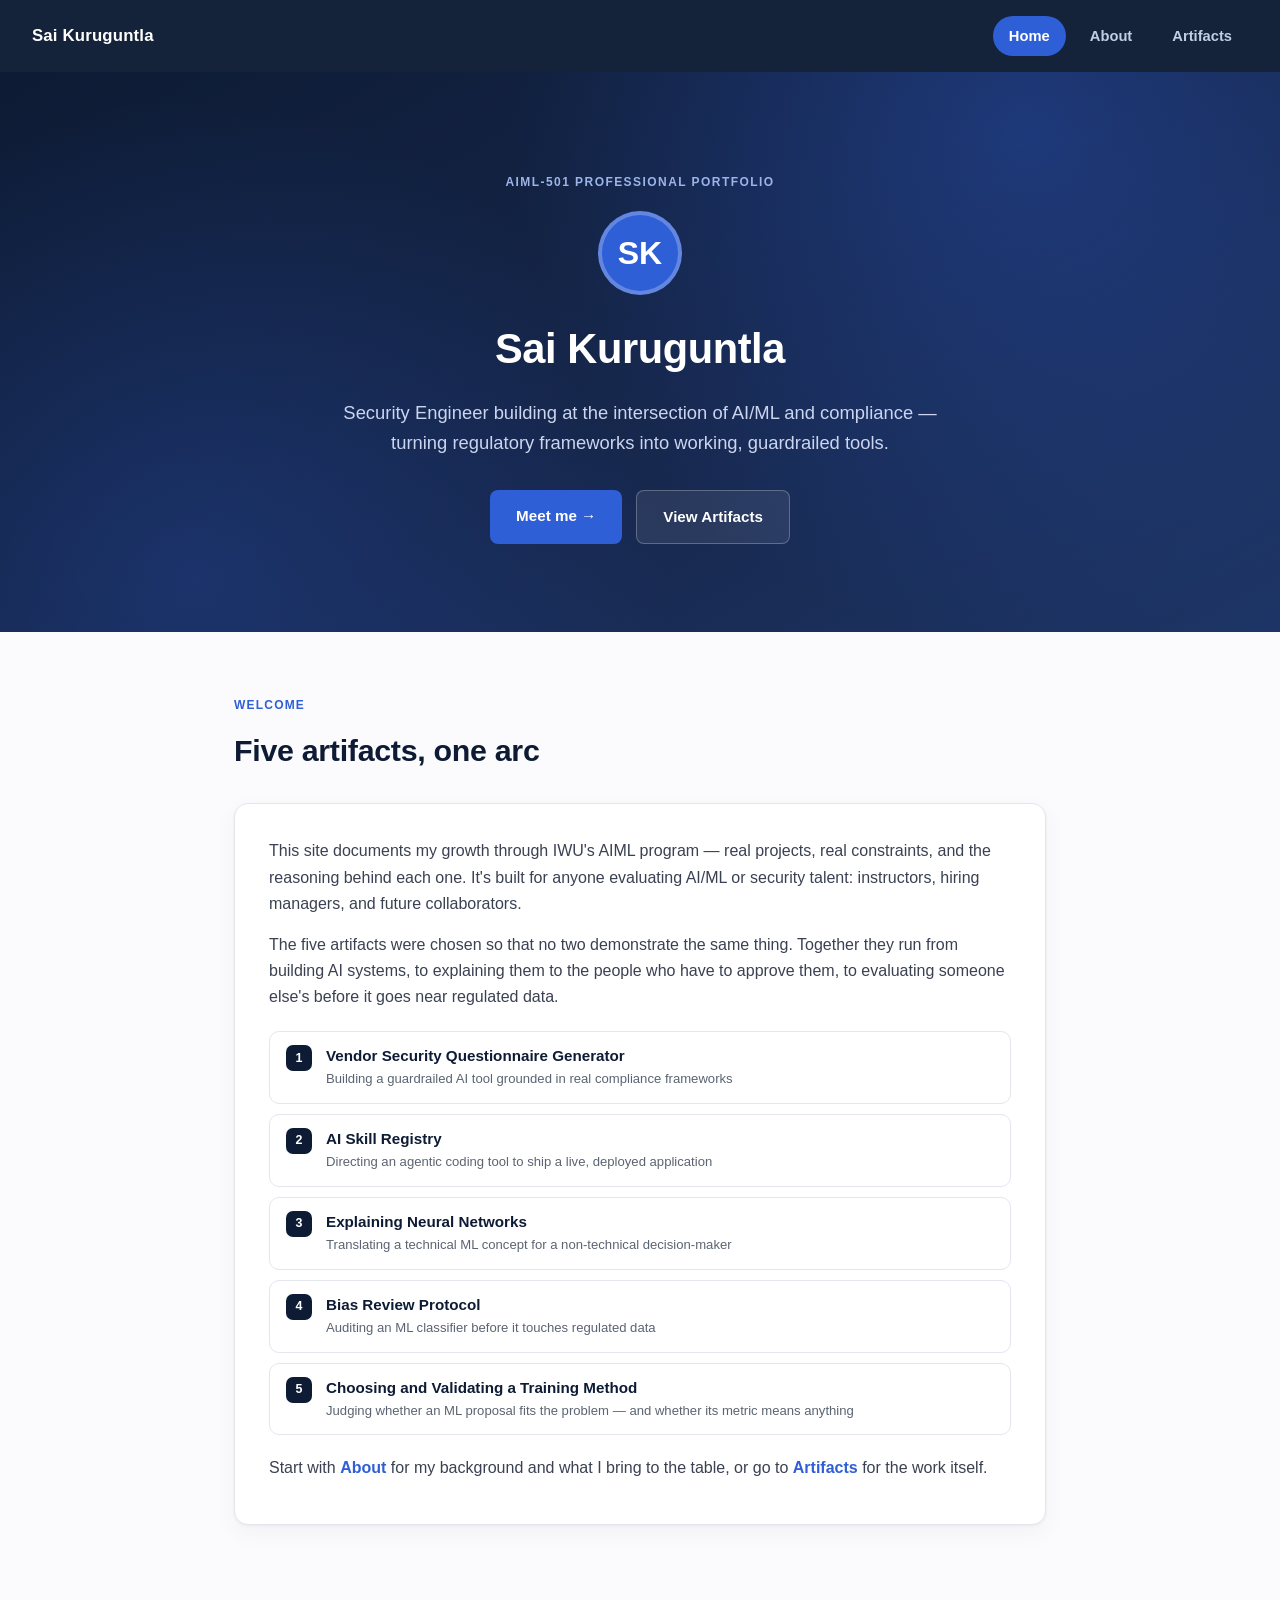
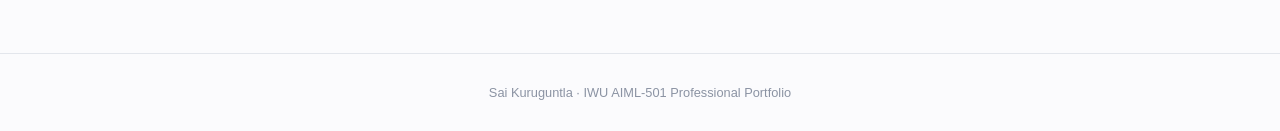
<file: index.html>
<!DOCTYPE html>
<html lang="en">
<head>
<meta charset="UTF-8">
<meta name="viewport" content="width=device-width, initial-scale=1">
<title>Sai Kuruguntla — Professional Portfolio</title>
<link rel="stylesheet" href="styles.css">
</head>
<body>

<nav class="site-nav">
  <a href="index.html" class="brand">Sai Kuruguntla</a>
  <div class="links">
    <a href="index.html" class="nav-link active">Home</a>
    <a href="about.html" class="nav-link">About</a>
    <a href="artifacts.html" class="nav-link">Artifacts</a>
  </div>
</nav>

<div class="hero">
  <span class="eyebrow">AIML-501 Professional Portfolio</span>
  <div class="avatar-badge">SK</div>
  <h1>Sai Kuruguntla</h1>
  <p class="lede">Security Engineer building at the intersection of AI/ML and compliance — turning regulatory frameworks into working, guardrailed tools.</p>
  <div class="hero-ctas">
    <a href="about.html" class="btn btn-primary">Meet me →</a>
    <a href="artifacts.html" class="btn btn-ghost">View Artifacts</a>
  </div>
</div>

<main>
  <div class="section-label">Welcome</div>
  <h2 class="section-title">Five artifacts, one arc</h2>
  <div class="card">
    <p>This site documents my growth through IWU's AIML program — real projects, real constraints, and the reasoning behind each one. It's built for anyone evaluating AI/ML or security talent: instructors, hiring managers, and future collaborators.</p>
    <p>The five artifacts were chosen so that no two demonstrate the same thing. Together they run from building AI systems, to explaining them to the people who have to approve them, to evaluating someone else's before it goes near regulated data.</p>

    <div class="index-list" style="margin-top:20px;">
      <a class="index-item" href="artifacts.html#artifact-1">
        <span class="index-num">1</span>
        <span class="index-text"><strong>Vendor Security Questionnaire Generator</strong><span>Building a guardrailed AI tool grounded in real compliance frameworks</span></span>
      </a>
      <a class="index-item" href="artifacts.html#artifact-2">
        <span class="index-num">2</span>
        <span class="index-text"><strong>AI Skill Registry</strong><span>Directing an agentic coding tool to ship a live, deployed application</span></span>
      </a>
      <a class="index-item" href="artifacts.html#artifact-3">
        <span class="index-num">3</span>
        <span class="index-text"><strong>Explaining Neural Networks</strong><span>Translating a technical ML concept for a non-technical decision-maker</span></span>
      </a>
      <a class="index-item" href="artifacts.html#artifact-4">
        <span class="index-num">4</span>
        <span class="index-text"><strong>Bias Review Protocol</strong><span>Auditing an ML classifier before it touches regulated data</span></span>
      </a>
      <a class="index-item" href="artifacts.html#artifact-5">
        <span class="index-num">5</span>
        <span class="index-text"><strong>Choosing and Validating a Training Method</strong><span>Judging whether an ML proposal fits the problem — and whether its metric means anything</span></span>
      </a>
    </div>

    <p style="margin-top:20px;">Start with <a href="about.html" class="cta-link">About</a> for my background and what I bring to the table, or go to <a href="artifacts.html" class="cta-link">Artifacts</a> for the work itself.</p>
  </div>
</main>

<footer class="site-footer">Sai Kuruguntla · IWU AIML-501 Professional Portfolio</footer>

</body>
</html>
</file>
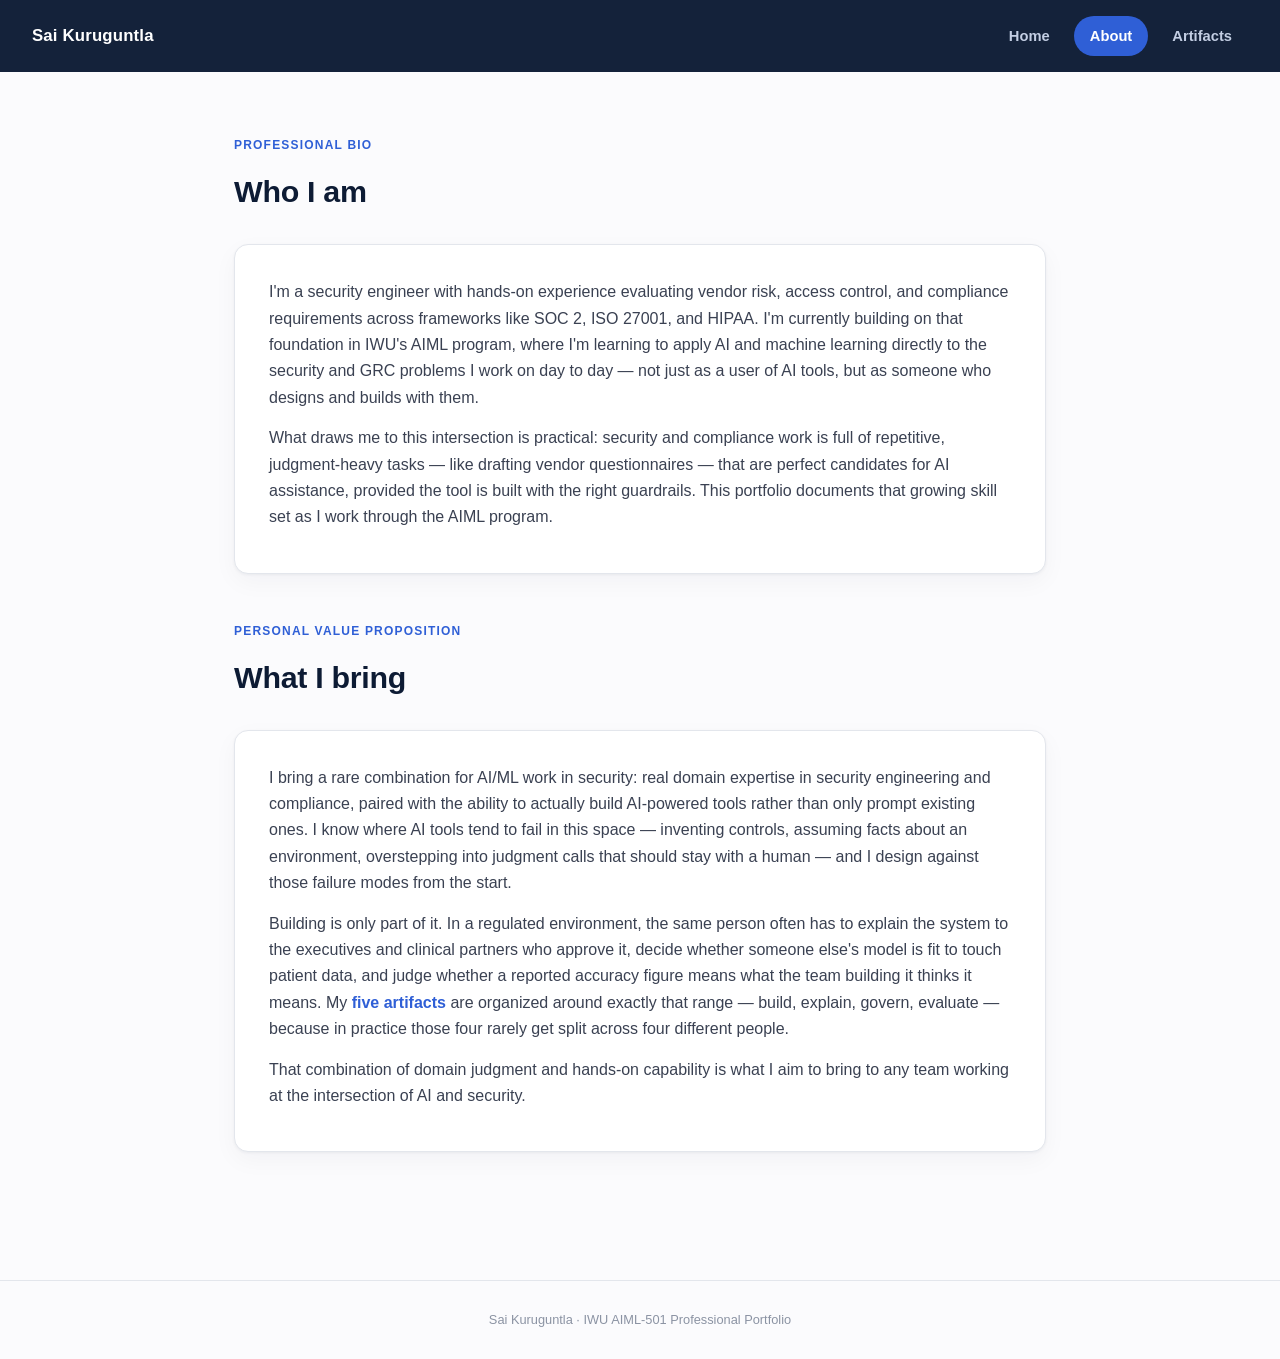
<file: about.html>
<!DOCTYPE html>
<html lang="en">
<head>
<meta charset="UTF-8">
<meta name="viewport" content="width=device-width, initial-scale=1">
<title>About — Sai Kuruguntla</title>
<link rel="stylesheet" href="styles.css">
</head>
<body>

<nav class="site-nav">
  <a href="index.html" class="brand">Sai Kuruguntla</a>
  <div class="links">
    <a href="index.html" class="nav-link">Home</a>
    <a href="about.html" class="nav-link active">About</a>
    <a href="artifacts.html" class="nav-link">Artifacts</a>
  </div>
</nav>

<main>
  <div class="section-label">Professional Bio</div>
  <h2 class="section-title">Who I am</h2>
  <div class="card">
    <p>I'm a security engineer with hands-on experience evaluating vendor risk, access control, and compliance requirements across frameworks like SOC 2, ISO 27001, and HIPAA. I'm currently building on that foundation in IWU's AIML program, where I'm learning to apply AI and machine learning directly to the security and GRC problems I work on day to day — not just as a user of AI tools, but as someone who designs and builds with them.</p>
    <p>What draws me to this intersection is practical: security and compliance work is full of repetitive, judgment-heavy tasks — like drafting vendor questionnaires — that are perfect candidates for AI assistance, provided the tool is built with the right guardrails. This portfolio documents that growing skill set as I work through the AIML program.</p>
  </div>

  <div class="section-label" style="margin-top:48px;">Personal Value Proposition</div>
  <h2 class="section-title">What I bring</h2>
  <div class="card">
    <p>I bring a rare combination for AI/ML work in security: real domain expertise in security engineering and compliance, paired with the ability to actually build AI-powered tools rather than only prompt existing ones. I know where AI tools tend to fail in this space — inventing controls, assuming facts about an environment, overstepping into judgment calls that should stay with a human — and I design against those failure modes from the start.</p>
    <p>Building is only part of it. In a regulated environment, the same person often has to explain the system to the executives and clinical partners who approve it, decide whether someone else's model is fit to touch patient data, and judge whether a reported accuracy figure means what the team building it thinks it means. My <a href="artifacts.html" class="cta-link">five artifacts</a> are organized around exactly that range — build, explain, govern, evaluate — because in practice those four rarely get split across four different people.</p>
    <p>That combination of domain judgment and hands-on capability is what I aim to bring to any team working at the intersection of AI and security.</p>
  </div>
</main>

<footer class="site-footer">Sai Kuruguntla · IWU AIML-501 Professional Portfolio</footer>

</body>
</html>
</file>
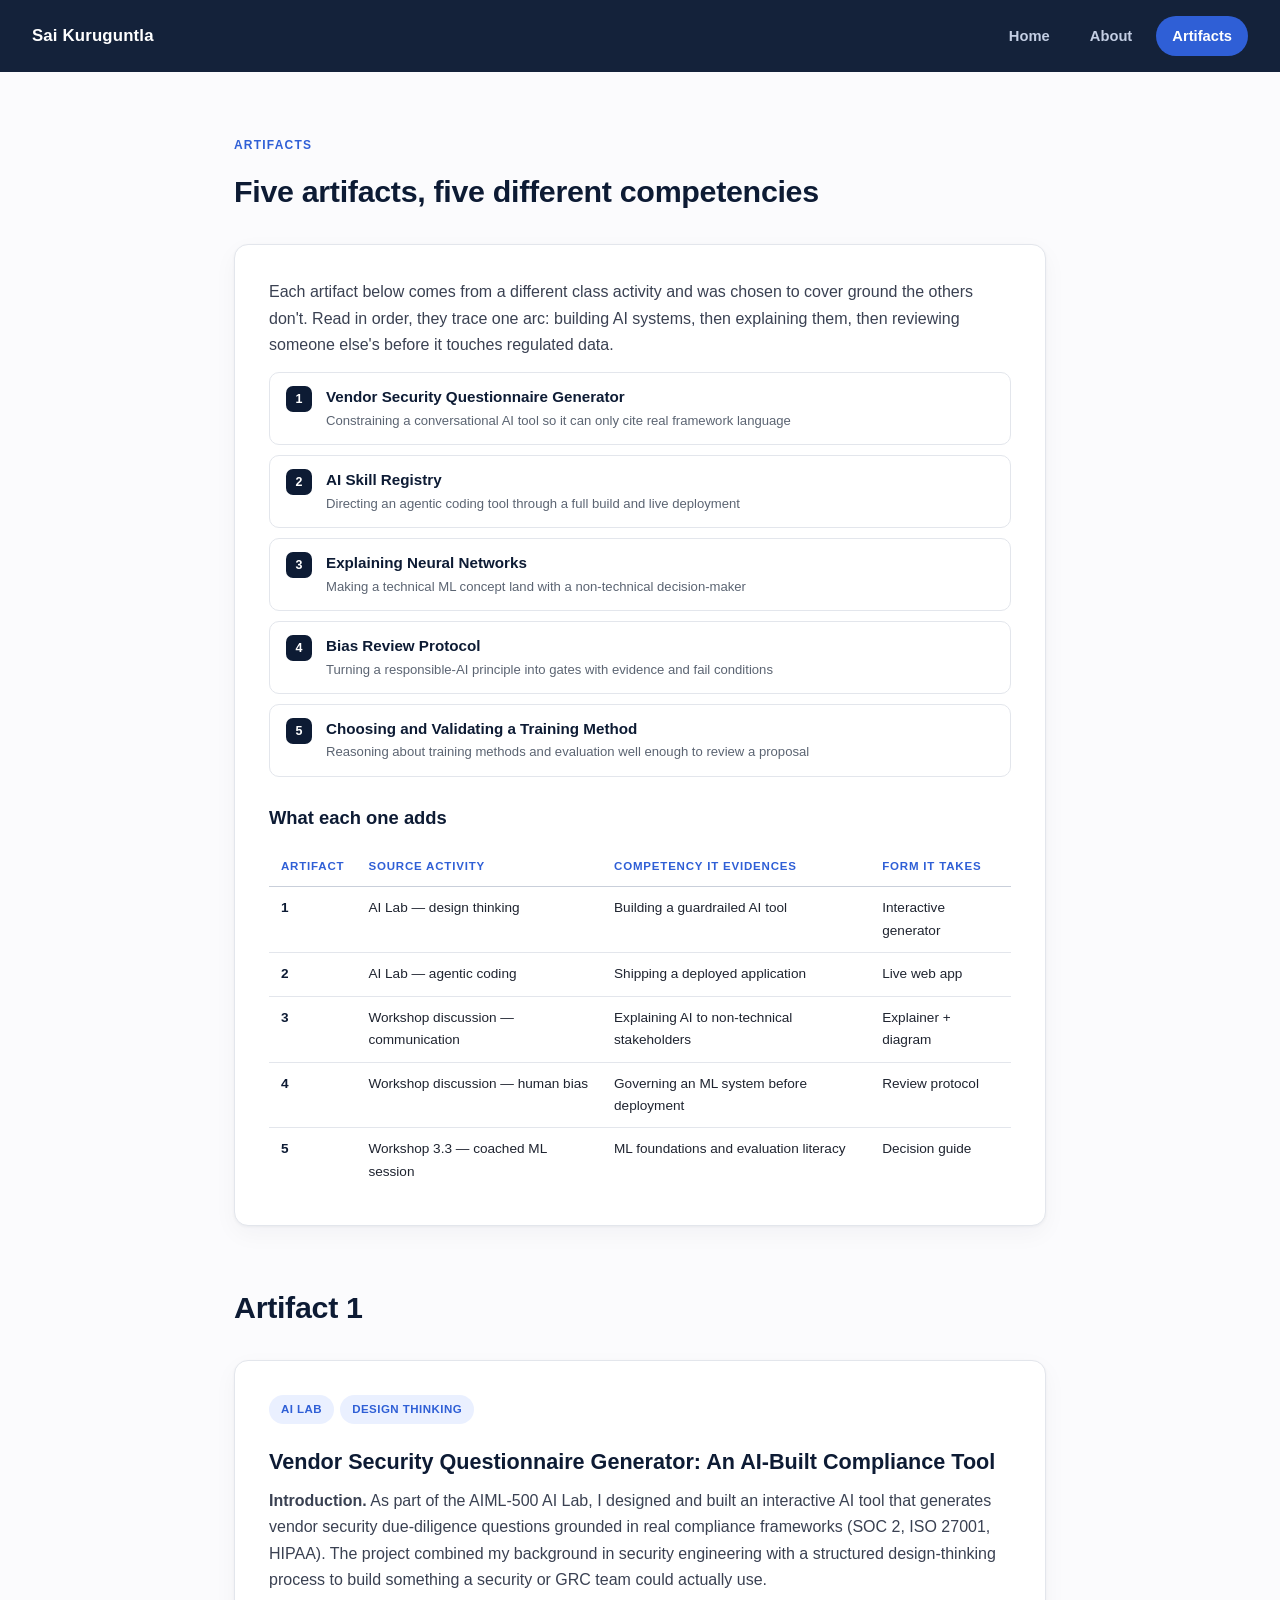
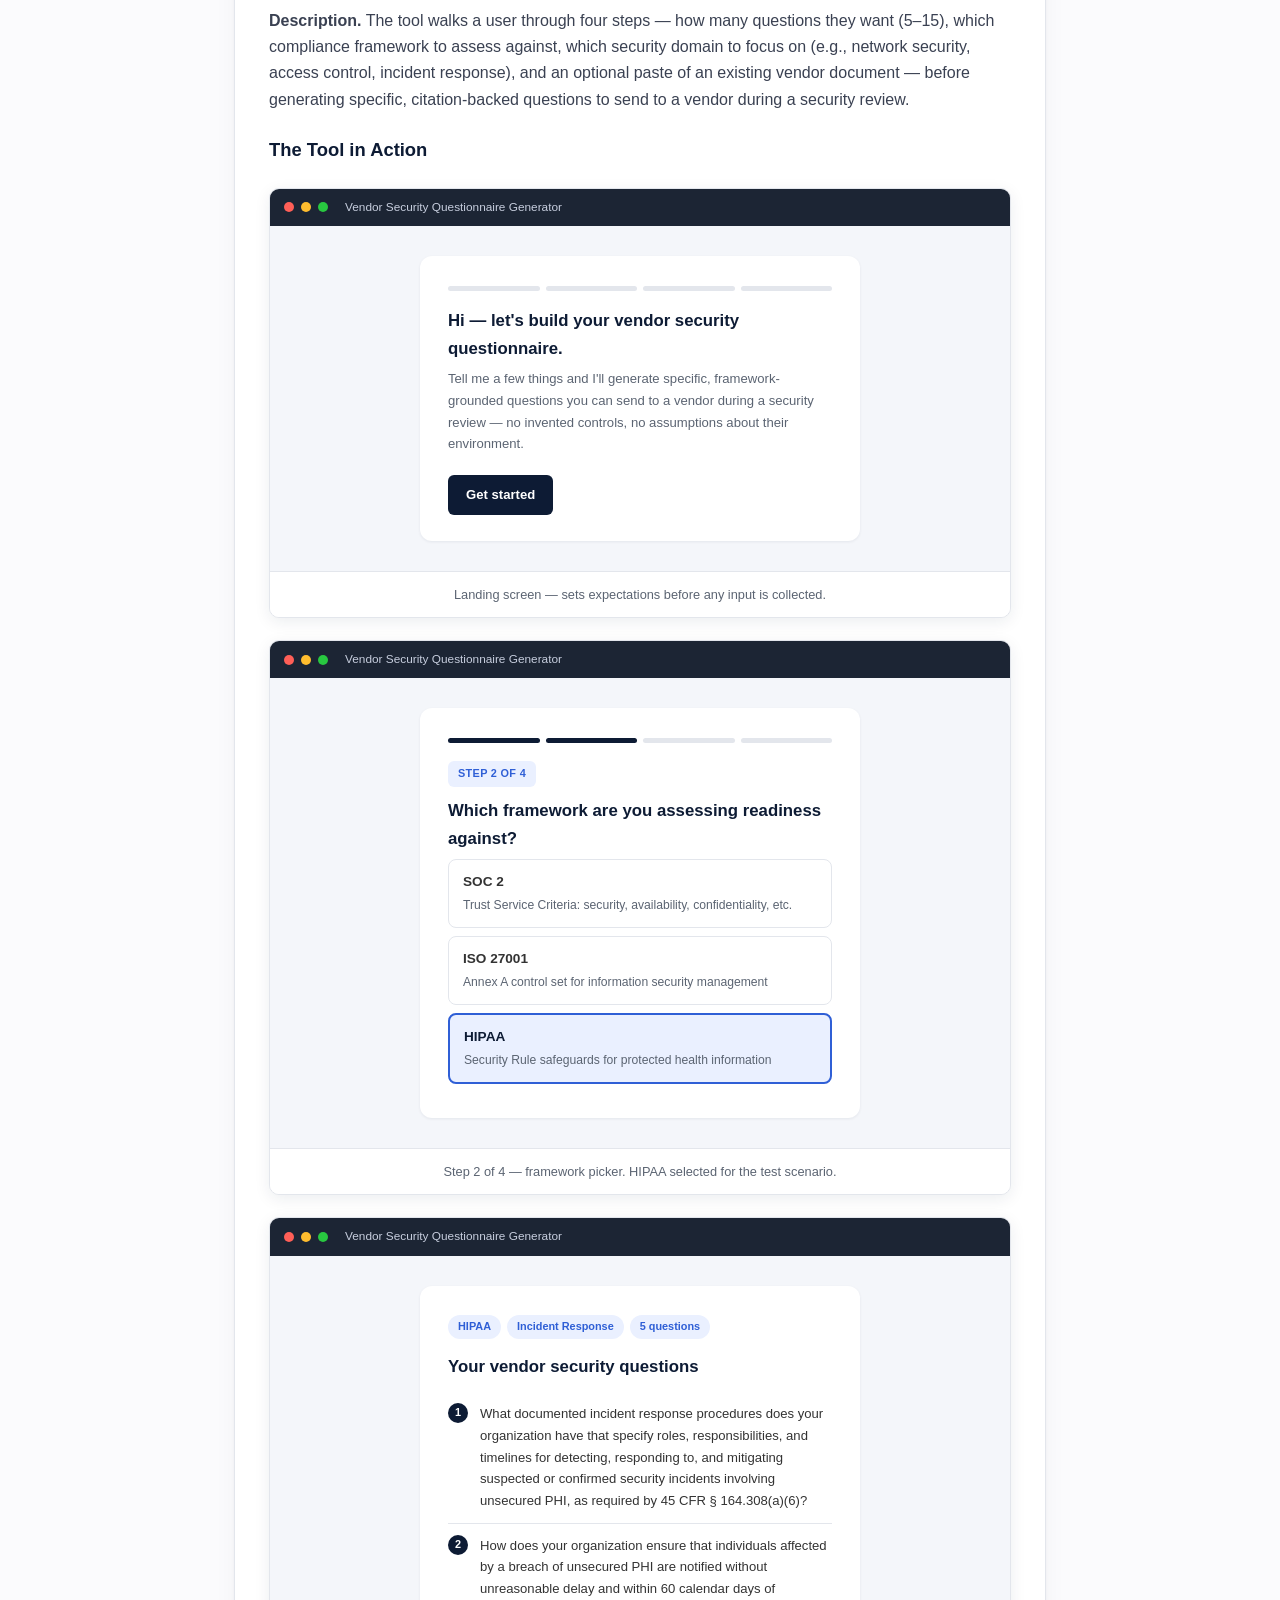
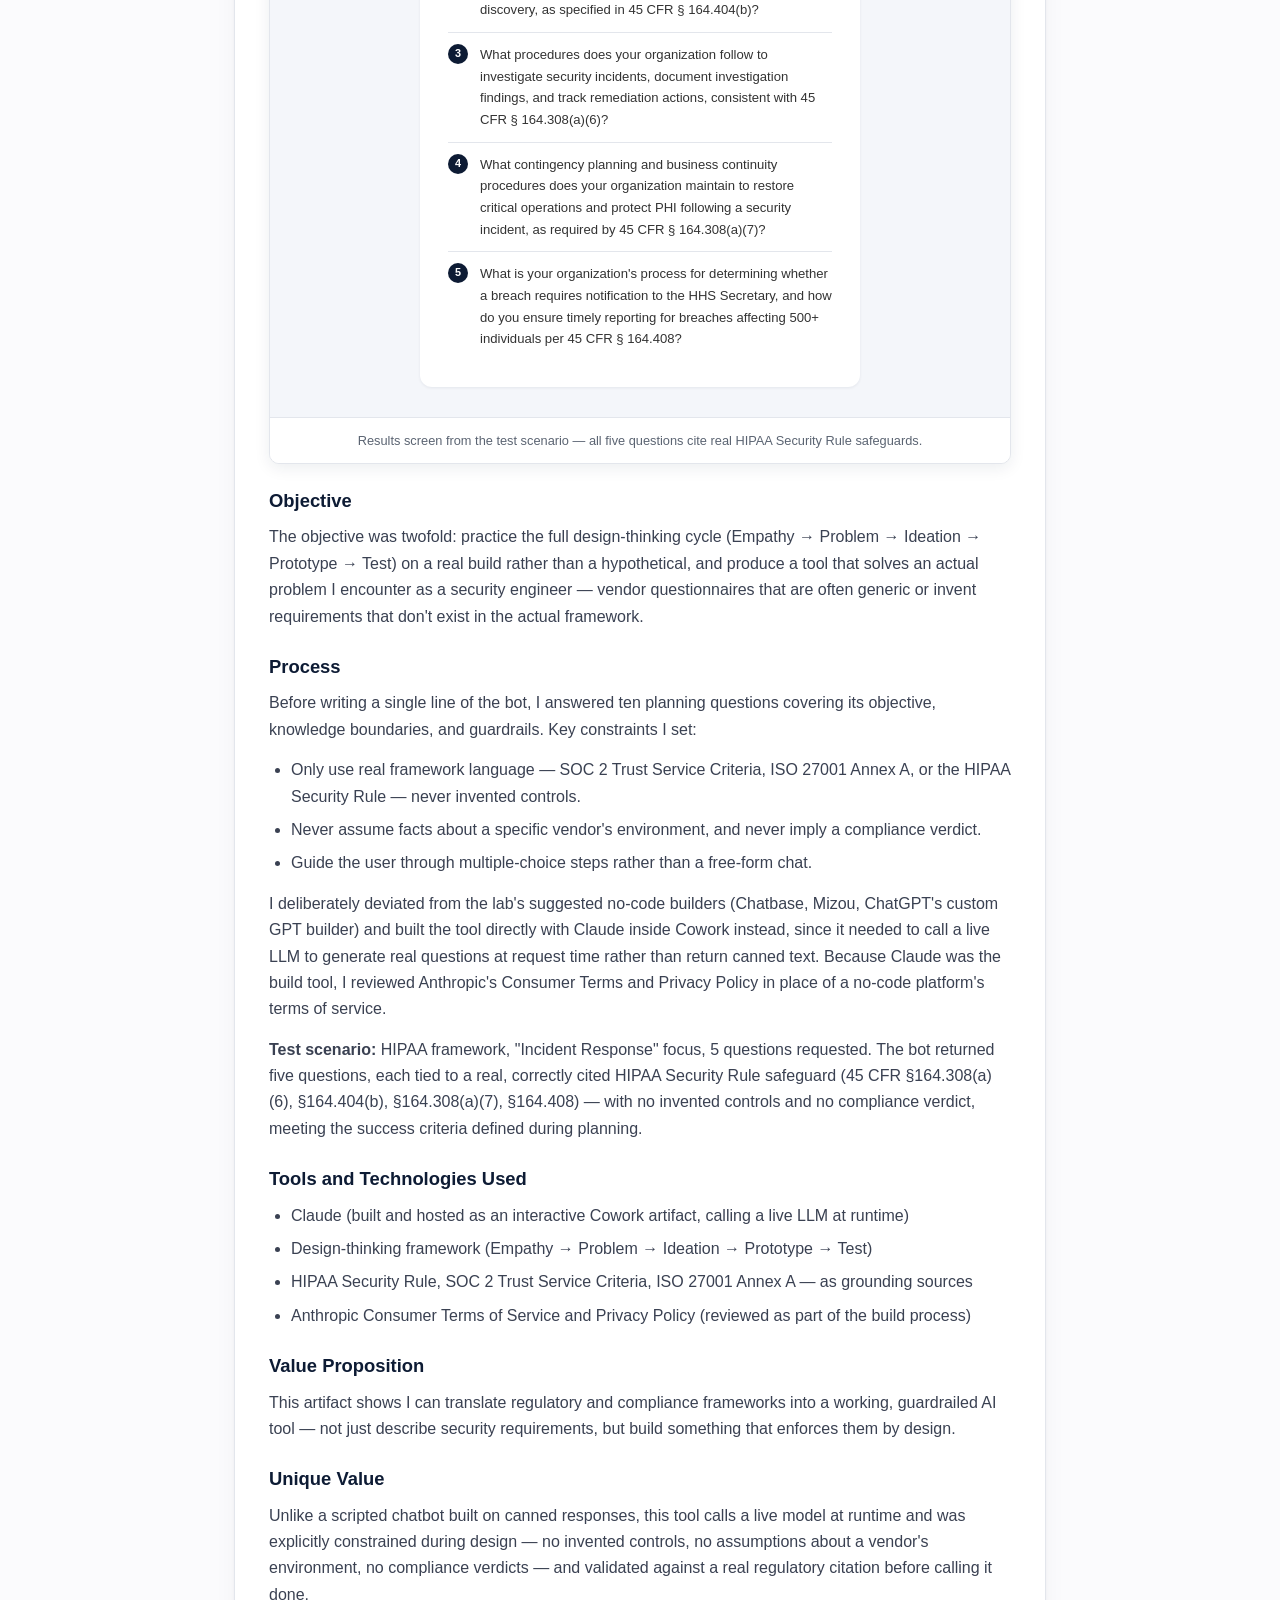
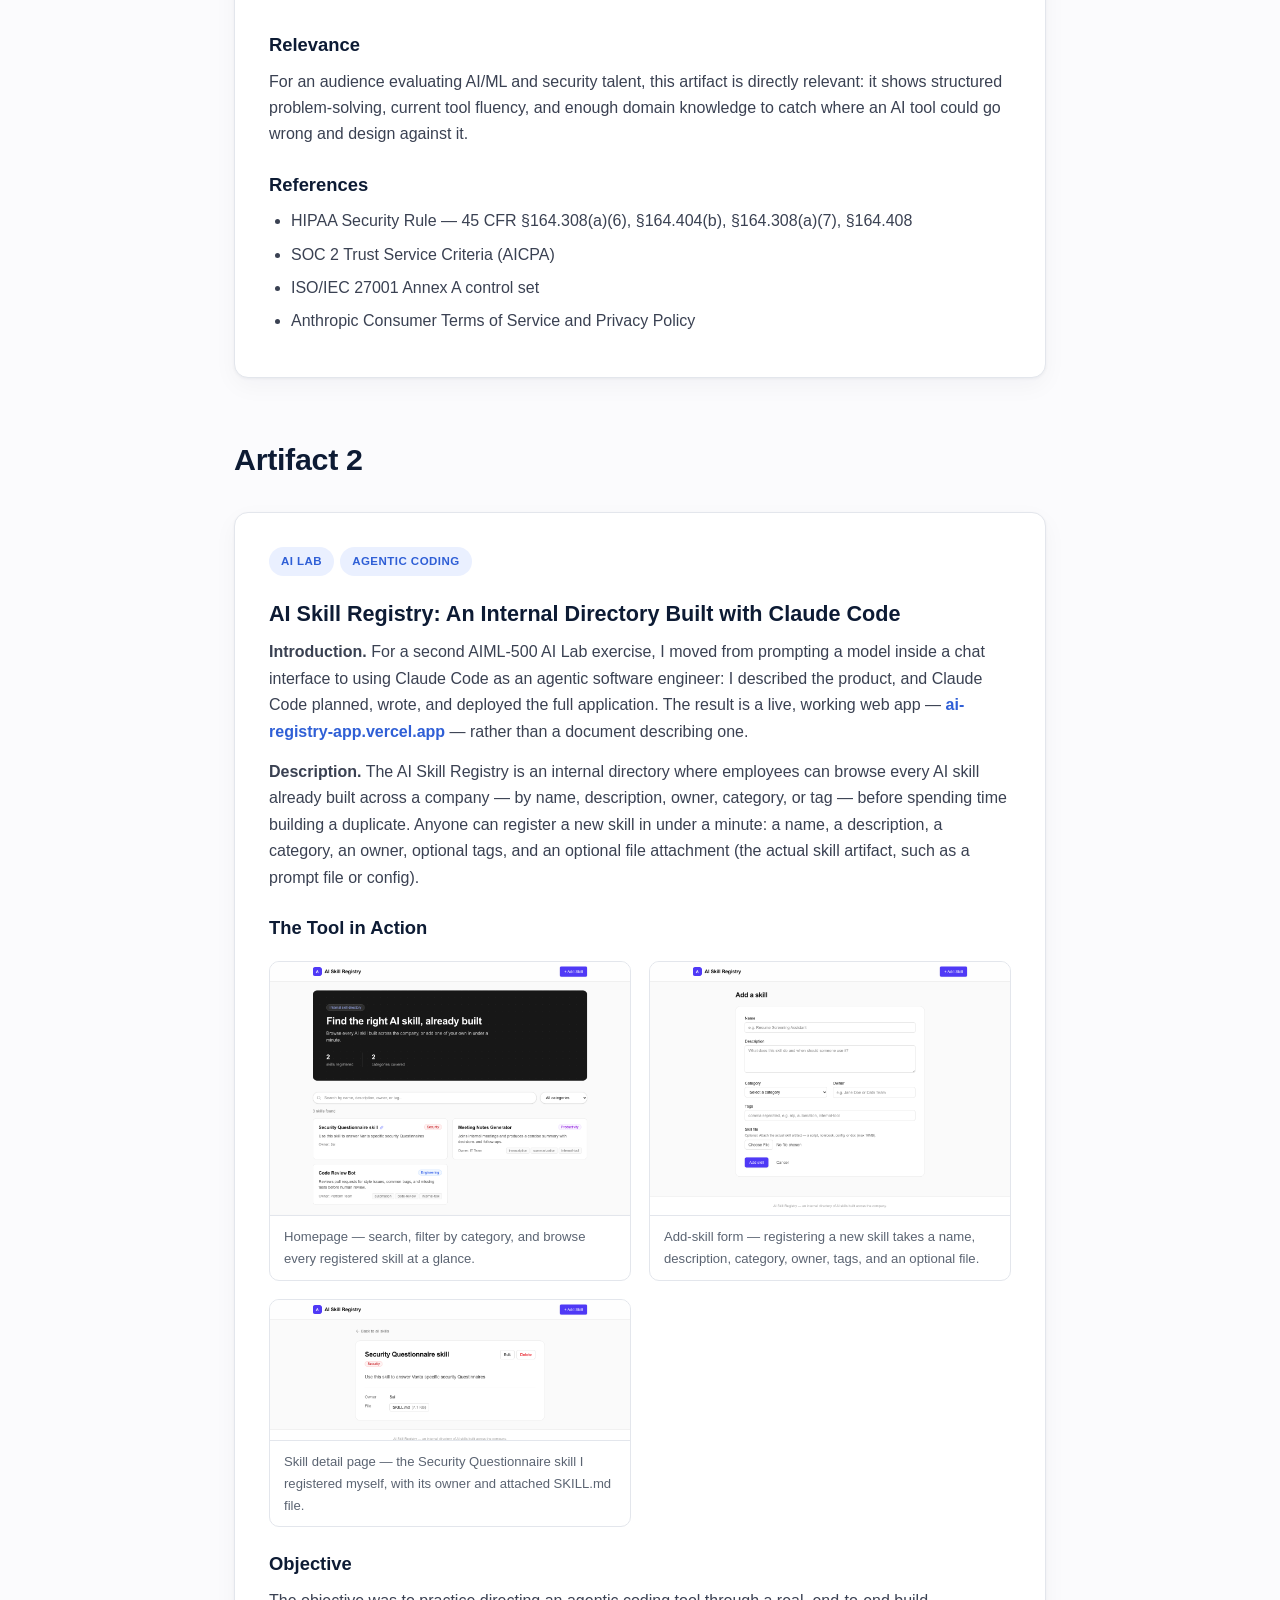
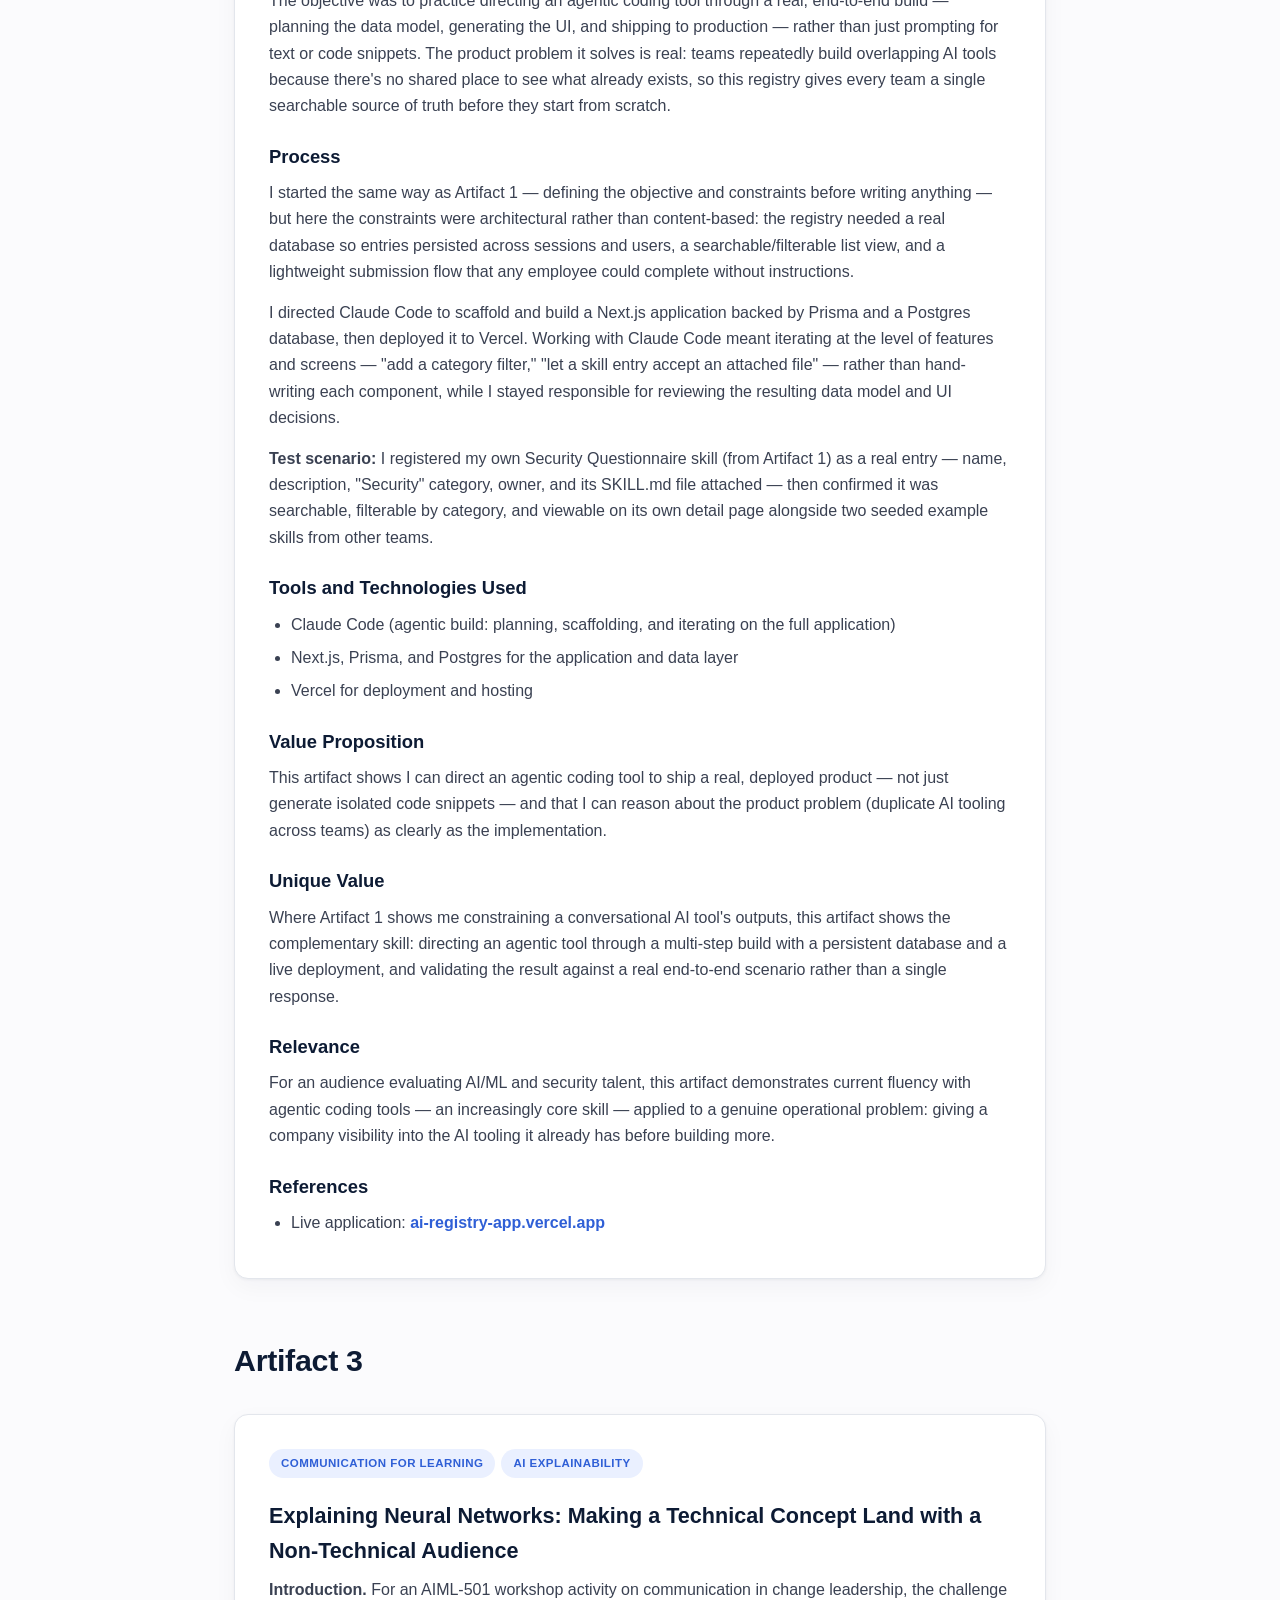
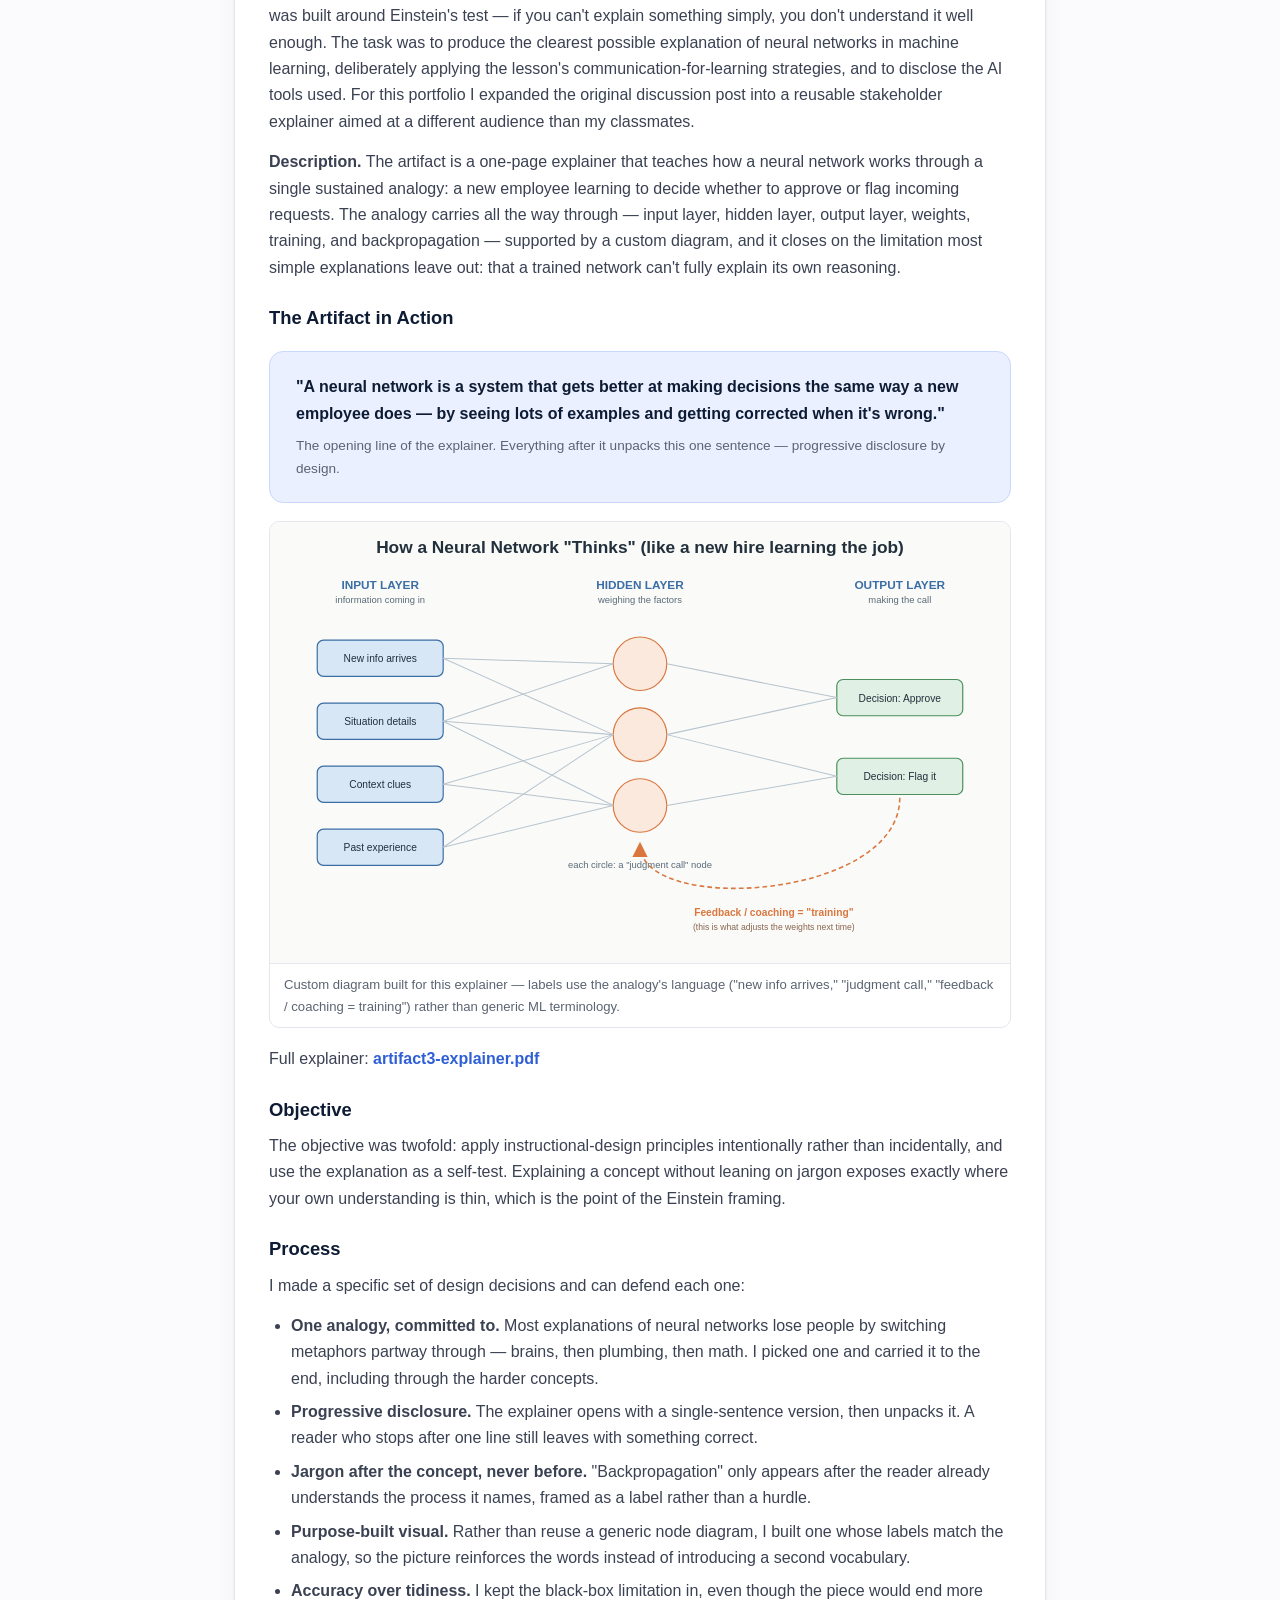
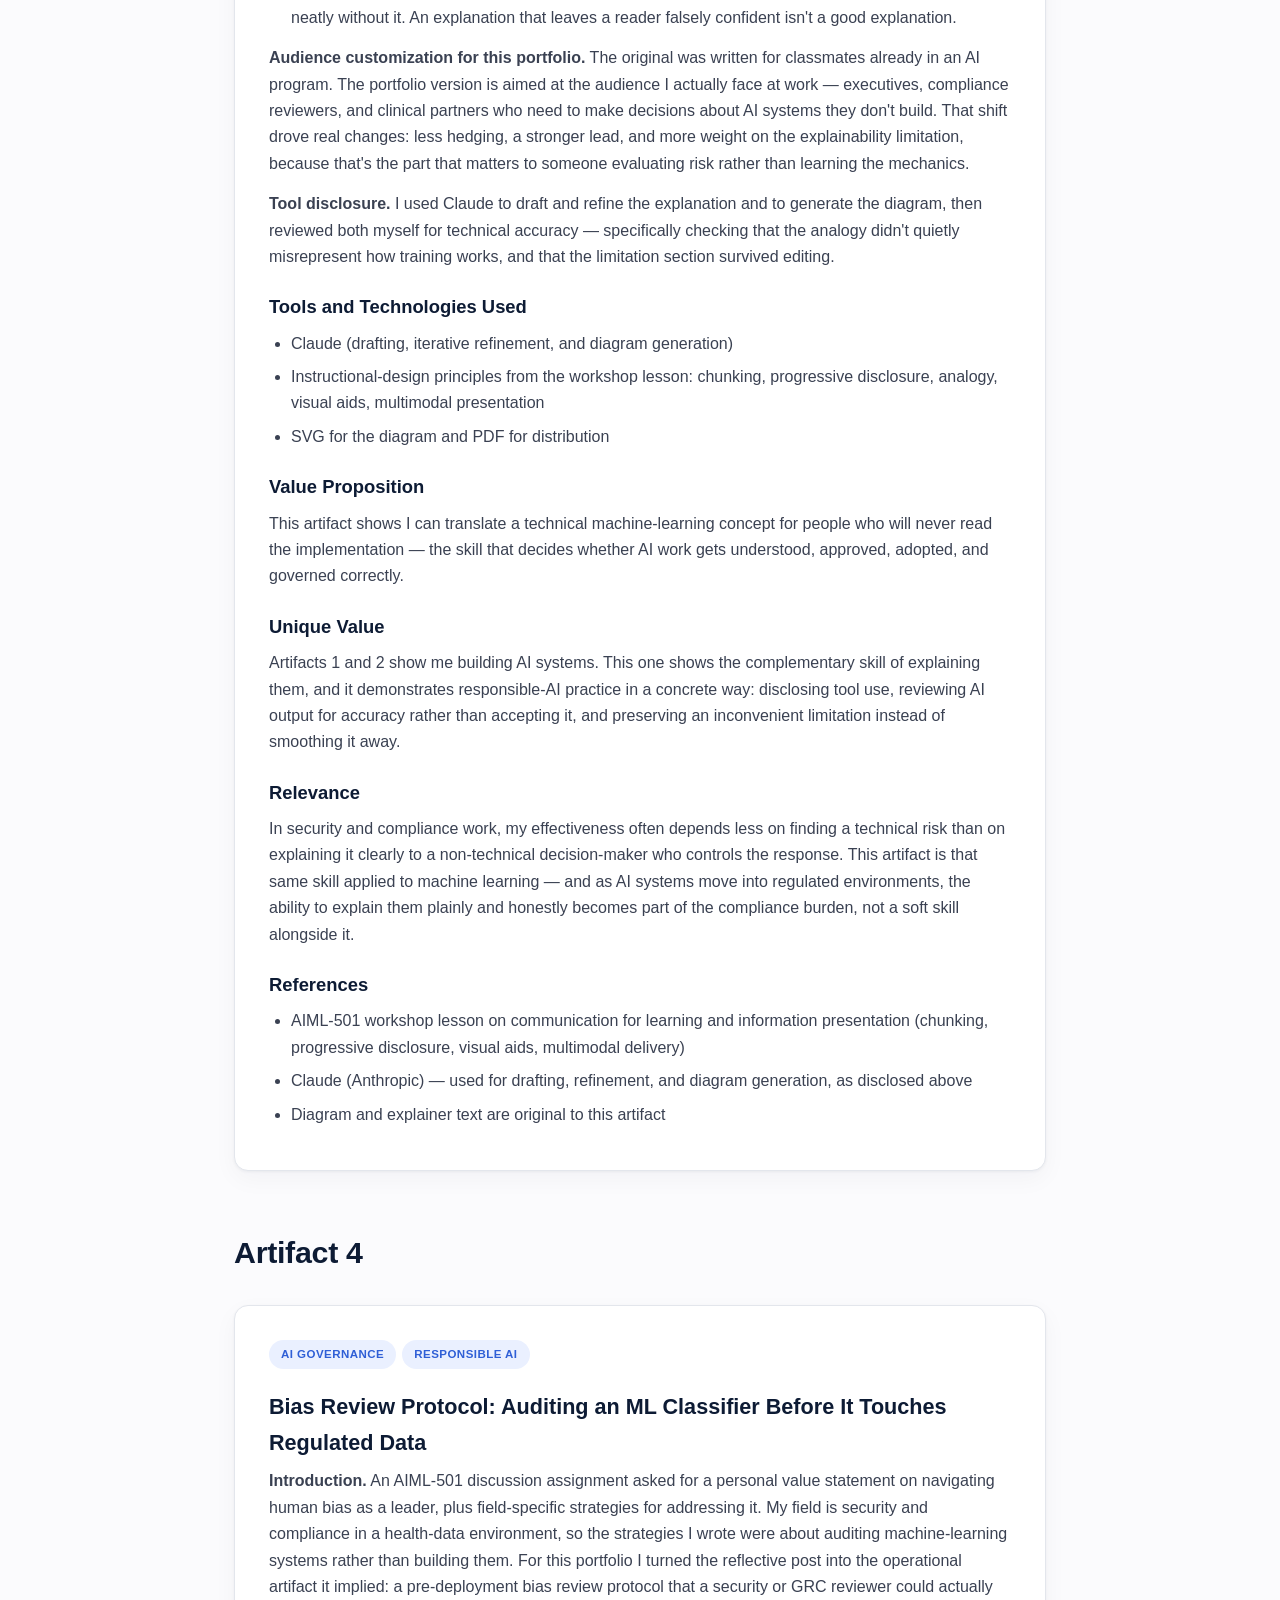
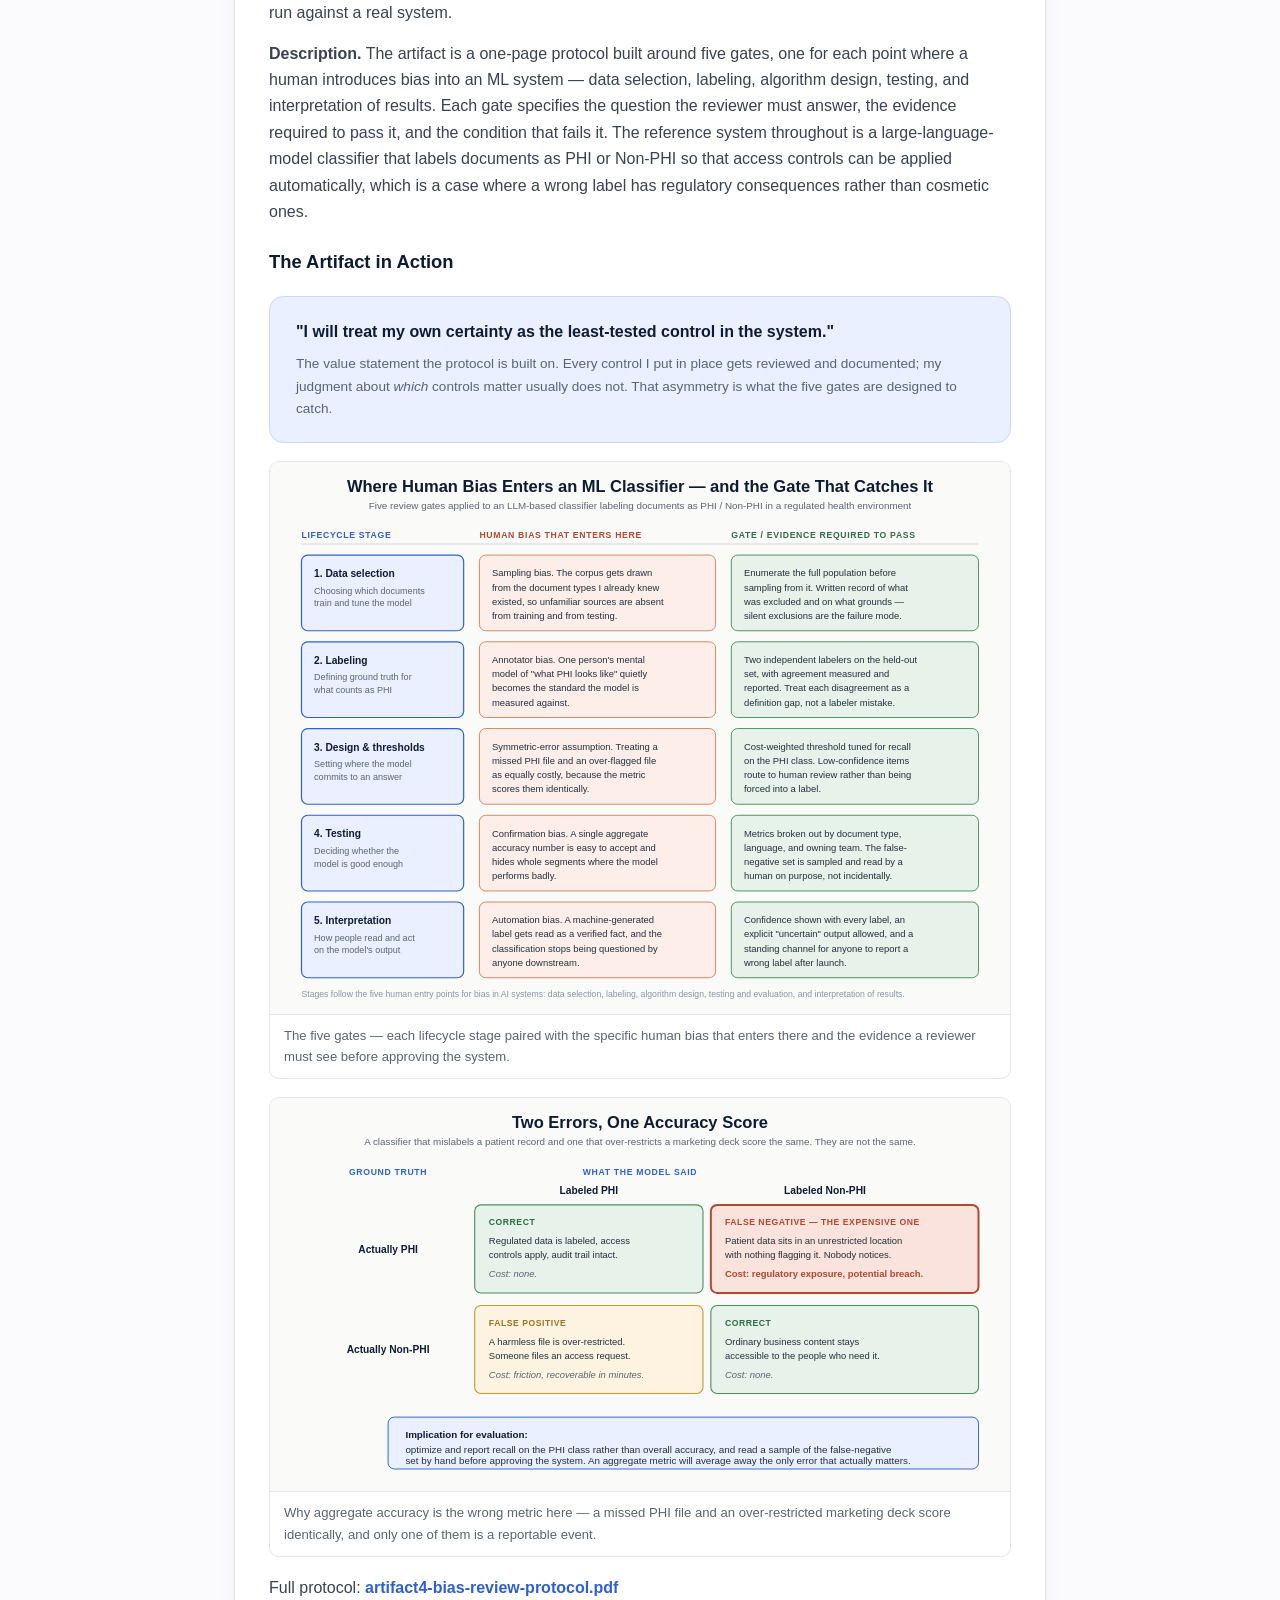
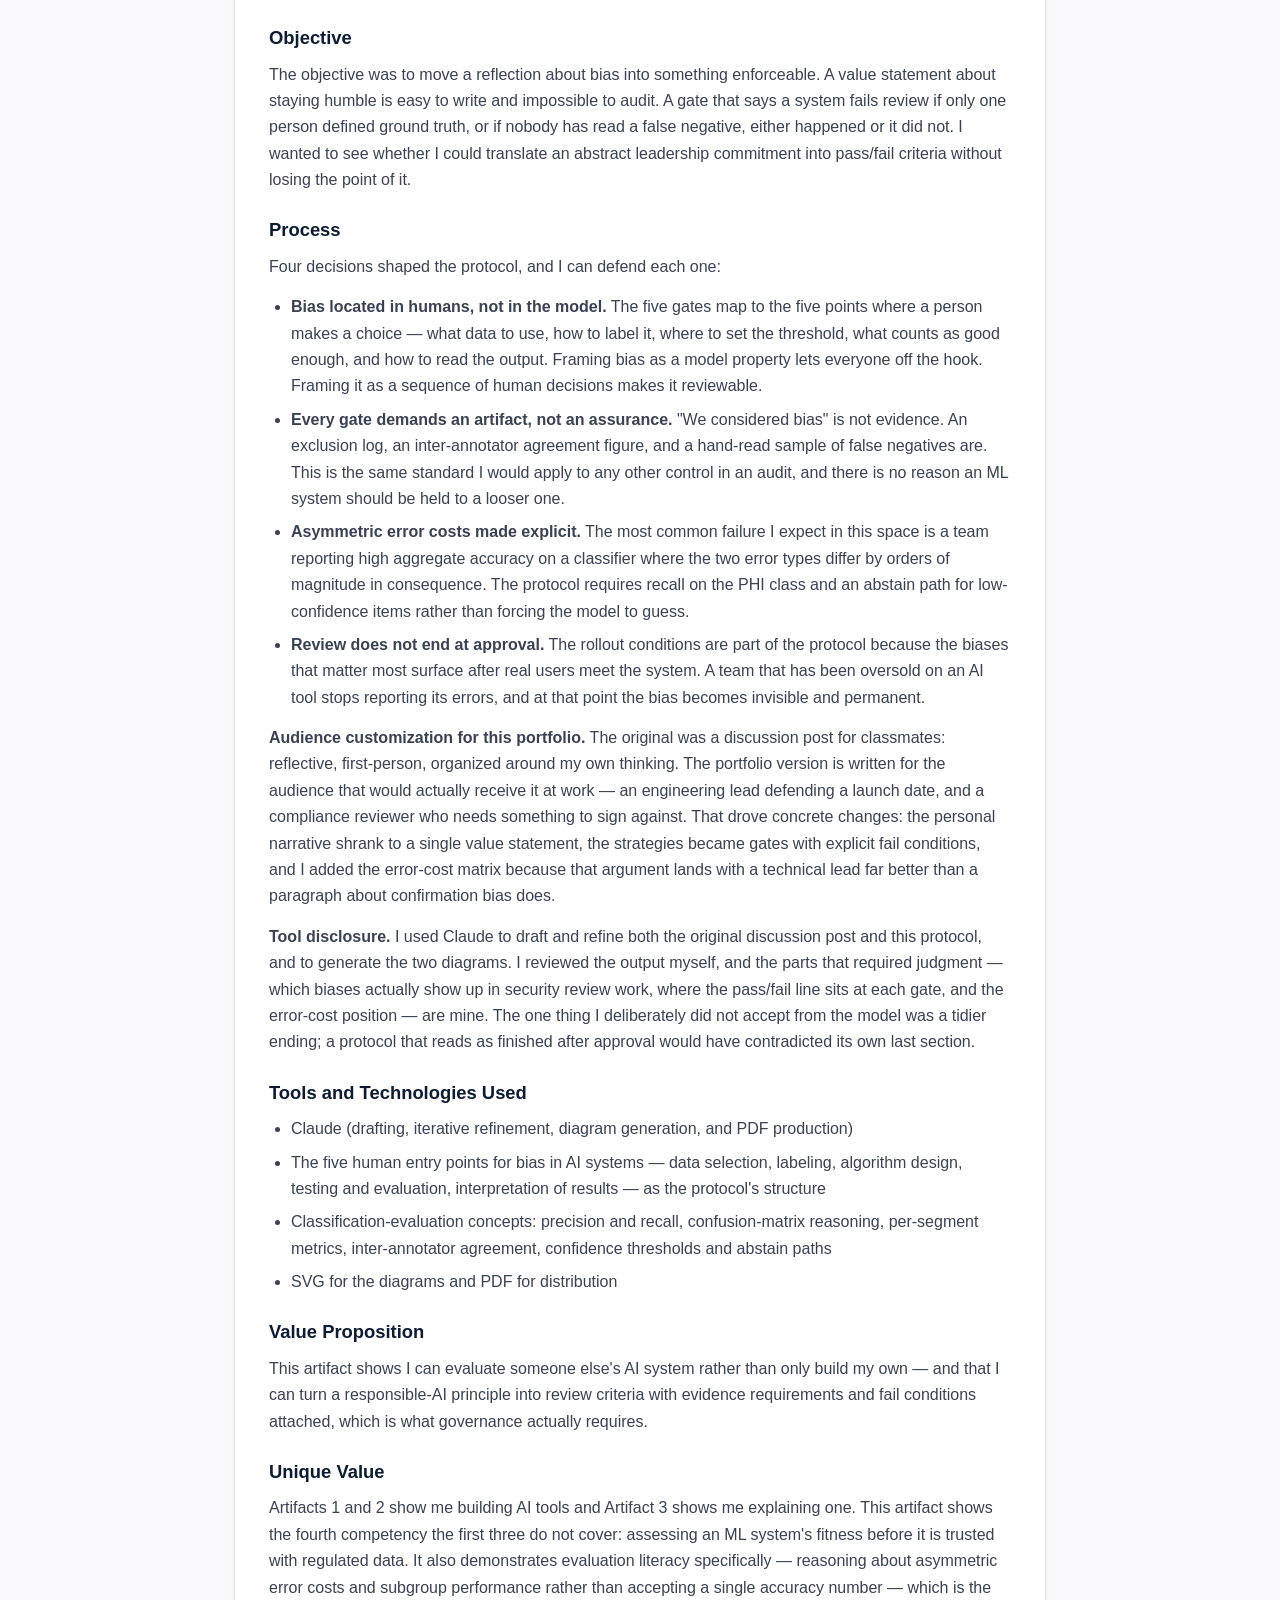
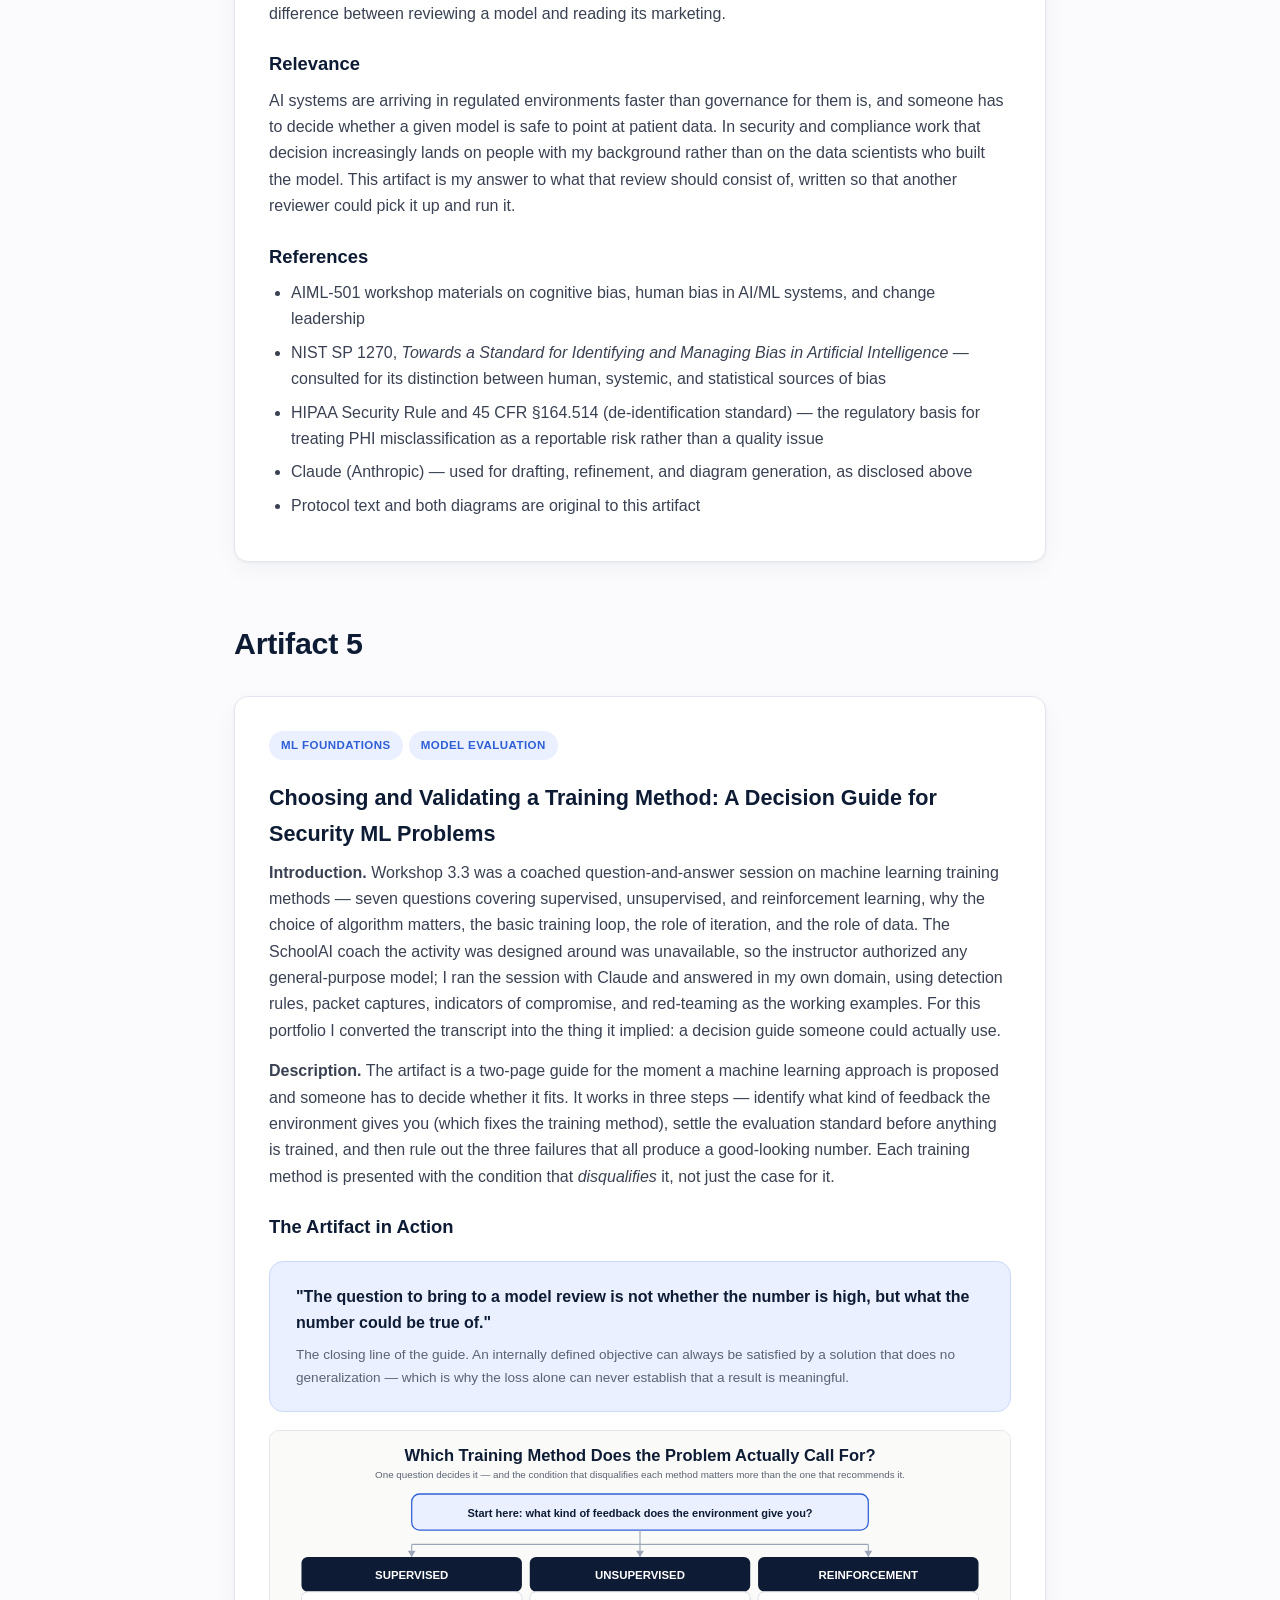
<file: artifacts.html>
<!DOCTYPE html>
<html lang="en">
<head>
<meta charset="UTF-8">
<meta name="viewport" content="width=device-width, initial-scale=1">
<title>Artifacts — Sai Kuruguntla</title>
<link rel="stylesheet" href="styles.css">
</head>
<body>

<nav class="site-nav">
  <a href="index.html" class="brand">Sai Kuruguntla</a>
  <div class="links">
    <a href="index.html" class="nav-link">Home</a>
    <a href="about.html" class="nav-link">About</a>
    <a href="artifacts.html" class="nav-link active">Artifacts</a>
  </div>
</nav>

<main>
  <div class="section-label">Artifacts</div>
  <h2 class="section-title">Five artifacts, five different competencies</h2>

  <div class="card">
    <p>Each artifact below comes from a different class activity and was chosen to cover ground the others don't. Read in order, they trace one arc: building AI systems, then explaining them, then reviewing someone else's before it touches regulated data.</p>

    <div class="index-list">
      <a class="index-item" href="#artifact-1">
        <span class="index-num">1</span>
        <span class="index-text"><strong>Vendor Security Questionnaire Generator</strong><span>Constraining a conversational AI tool so it can only cite real framework language</span></span>
      </a>
      <a class="index-item" href="#artifact-2">
        <span class="index-num">2</span>
        <span class="index-text"><strong>AI Skill Registry</strong><span>Directing an agentic coding tool through a full build and live deployment</span></span>
      </a>
      <a class="index-item" href="#artifact-3">
        <span class="index-num">3</span>
        <span class="index-text"><strong>Explaining Neural Networks</strong><span>Making a technical ML concept land with a non-technical decision-maker</span></span>
      </a>
      <a class="index-item" href="#artifact-4">
        <span class="index-num">4</span>
        <span class="index-text"><strong>Bias Review Protocol</strong><span>Turning a responsible-AI principle into gates with evidence and fail conditions</span></span>
      </a>
      <a class="index-item" href="#artifact-5">
        <span class="index-num">5</span>
        <span class="index-text"><strong>Choosing and Validating a Training Method</strong><span>Reasoning about training methods and evaluation well enough to review a proposal</span></span>
      </a>
    </div>

    <h3 style="margin-top:26px;">What each one adds</h3>
    <div class="table-scroll">
      <table class="matrix">
        <thead>
          <tr><th>Artifact</th><th>Source activity</th><th>Competency it evidences</th><th>Form it takes</th></tr>
        </thead>
        <tbody>
          <tr><td>1</td><td>AI Lab &mdash; design thinking</td><td>Building a guardrailed AI tool</td><td>Interactive generator</td></tr>
          <tr><td>2</td><td>AI Lab &mdash; agentic coding</td><td>Shipping a deployed application</td><td>Live web app</td></tr>
          <tr><td>3</td><td>Workshop discussion &mdash; communication</td><td>Explaining AI to non-technical stakeholders</td><td>Explainer + diagram</td></tr>
          <tr><td>4</td><td>Workshop discussion &mdash; human bias</td><td>Governing an ML system before deployment</td><td>Review protocol</td></tr>
          <tr><td>5</td><td>Workshop 3.3 &mdash; coached ML session</td><td>ML foundations and evaluation literacy</td><td>Decision guide</td></tr>
        </tbody>
      </table>
    </div>
  </div>

  <h2 class="section-title anchor" id="artifact-1" style="margin-top:56px;">Artifact 1</h2>

  <div class="card">
    <span class="tag">AI Lab</span><span class="tag">Design Thinking</span>
    <h3 style="margin-top:6px; font-size:1.35rem;">Vendor Security Questionnaire Generator: An AI-Built Compliance Tool</h3>

    <p><strong>Introduction.</strong> As part of the AIML-500 AI Lab, I designed and built an interactive AI tool that generates vendor security due-diligence questions grounded in real compliance frameworks (SOC 2, ISO 27001, HIPAA). The project combined my background in security engineering with a structured design-thinking process to build something a security or GRC team could actually use.</p>

    <p><strong>Description.</strong> The tool walks a user through four steps — how many questions they want (5–15), which compliance framework to assess against, which security domain to focus on (e.g., network security, access control, incident response), and an optional paste of an existing vendor document — before generating specific, citation-backed questions to send to a vendor during a security review.</p>

    <h3>The Tool in Action</h3>

    <div class="device-frame">
      <div class="bar">
        <span class="dot red"></span><span class="dot yellow"></span><span class="dot green"></span>
        <span class="toolbar-title">Vendor Security Questionnaire Generator</span>
      </div>
      <div class="content">
        <div class="mock-card">
          <div class="mock-progress"><span></span><span></span><span></span><span></span></div>
          <div class="mock-title">Hi — let's build your vendor security questionnaire.</div>
          <div class="mock-sub">Tell me a few things and I'll generate specific, framework-grounded questions you can send to a vendor during a security review — no invented controls, no assumptions about their environment.</div>
          <a class="mock-btn">Get started</a>
        </div>
      </div>
      <div class="mock-caption">Landing screen — sets expectations before any input is collected.</div>
    </div>

    <div class="device-frame">
      <div class="bar">
        <span class="dot red"></span><span class="dot yellow"></span><span class="dot green"></span>
        <span class="toolbar-title">Vendor Security Questionnaire Generator</span>
      </div>
      <div class="content">
        <div class="mock-card">
          <div class="mock-progress"><span class="filled"></span><span class="filled"></span><span></span><span></span></div>
          <div class="mock-step-tag">STEP 2 OF 4</div>
          <div class="mock-title">Which framework are you assessing readiness against?</div>
          <div class="mock-option"><strong>SOC 2</strong><span class="desc">Trust Service Criteria: security, availability, confidentiality, etc.</span></div>
          <div class="mock-option"><strong>ISO 27001</strong><span class="desc">Annex A control set for information security management</span></div>
          <div class="mock-option selected"><strong>HIPAA</strong><span class="desc">Security Rule safeguards for protected health information</span></div>
        </div>
      </div>
      <div class="mock-caption">Step 2 of 4 — framework picker. HIPAA selected for the test scenario.</div>
    </div>

    <div class="device-frame">
      <div class="bar">
        <span class="dot red"></span><span class="dot yellow"></span><span class="dot green"></span>
        <span class="toolbar-title">Vendor Security Questionnaire Generator</span>
      </div>
      <div class="content">
        <div class="mock-card">
          <div class="mock-tags"><span>HIPAA</span><span>Incident Response</span><span>5 questions</span></div>
          <div class="mock-title" style="margin-bottom:12px;">Your vendor security questions</div>
          <div class="mock-question"><span class="mock-qnum">1</span><span>What documented incident response procedures does your organization have that specify roles, responsibilities, and timelines for detecting, responding to, and mitigating suspected or confirmed security incidents involving unsecured PHI, as required by 45 CFR § 164.308(a)(6)?</span></div>
          <div class="mock-question"><span class="mock-qnum">2</span><span>How does your organization ensure that individuals affected by a breach of unsecured PHI are notified without unreasonable delay and within 60 calendar days of discovery, as specified in 45 CFR § 164.404(b)?</span></div>
          <div class="mock-question"><span class="mock-qnum">3</span><span>What procedures does your organization follow to investigate security incidents, document investigation findings, and track remediation actions, consistent with 45 CFR § 164.308(a)(6)?</span></div>
          <div class="mock-question"><span class="mock-qnum">4</span><span>What contingency planning and business continuity procedures does your organization maintain to restore critical operations and protect PHI following a security incident, as required by 45 CFR § 164.308(a)(7)?</span></div>
          <div class="mock-question"><span class="mock-qnum">5</span><span>What is your organization's process for determining whether a breach requires notification to the HHS Secretary, and how do you ensure timely reporting for breaches affecting 500+ individuals per 45 CFR § 164.408?</span></div>
        </div>
      </div>
      <div class="mock-caption">Results screen from the test scenario — all five questions cite real HIPAA Security Rule safeguards.</div>
    </div>

    <h3>Objective</h3>
    <p>The objective was twofold: practice the full design-thinking cycle (Empathy → Problem → Ideation → Prototype → Test) on a real build rather than a hypothetical, and produce a tool that solves an actual problem I encounter as a security engineer — vendor questionnaires that are often generic or invent requirements that don't exist in the actual framework.</p>

    <h3>Process</h3>
    <p>Before writing a single line of the bot, I answered ten planning questions covering its objective, knowledge boundaries, and guardrails. Key constraints I set:</p>
    <ul>
      <li>Only use real framework language — SOC 2 Trust Service Criteria, ISO 27001 Annex A, or the HIPAA Security Rule — never invented controls.</li>
      <li>Never assume facts about a specific vendor's environment, and never imply a compliance verdict.</li>
      <li>Guide the user through multiple-choice steps rather than a free-form chat.</li>
    </ul>
    <p>I deliberately deviated from the lab's suggested no-code builders (Chatbase, Mizou, ChatGPT's custom GPT builder) and built the tool directly with Claude inside Cowork instead, since it needed to call a live LLM to generate real questions at request time rather than return canned text. Because Claude was the build tool, I reviewed Anthropic's Consumer Terms and Privacy Policy in place of a no-code platform's terms of service.</p>
    <p><strong>Test scenario:</strong> HIPAA framework, "Incident Response" focus, 5 questions requested. The bot returned five questions, each tied to a real, correctly cited HIPAA Security Rule safeguard (45 CFR §164.308(a)(6), §164.404(b), §164.308(a)(7), §164.408) — with no invented controls and no compliance verdict, meeting the success criteria defined during planning.</p>

    <h3>Tools and Technologies Used</h3>
    <ul>
      <li>Claude (built and hosted as an interactive Cowork artifact, calling a live LLM at runtime)</li>
      <li>Design-thinking framework (Empathy → Problem → Ideation → Prototype → Test)</li>
      <li>HIPAA Security Rule, SOC 2 Trust Service Criteria, ISO 27001 Annex A — as grounding sources</li>
      <li>Anthropic Consumer Terms of Service and Privacy Policy (reviewed as part of the build process)</li>
    </ul>

    <h3>Value Proposition</h3>
    <p>This artifact shows I can translate regulatory and compliance frameworks into a working, guardrailed AI tool — not just describe security requirements, but build something that enforces them by design.</p>

    <h3>Unique Value</h3>
    <p>Unlike a scripted chatbot built on canned responses, this tool calls a live model at runtime and was explicitly constrained during design — no invented controls, no assumptions about a vendor's environment, no compliance verdicts — and validated against a real regulatory citation before calling it done.</p>

    <h3>Relevance</h3>
    <p>For an audience evaluating AI/ML and security talent, this artifact is directly relevant: it shows structured problem-solving, current tool fluency, and enough domain knowledge to catch where an AI tool could go wrong and design against it.</p>

    <h3>References</h3>
    <ul>
      <li>HIPAA Security Rule — 45 CFR §164.308(a)(6), §164.404(b), §164.308(a)(7), §164.408</li>
      <li>SOC 2 Trust Service Criteria (AICPA)</li>
      <li>ISO/IEC 27001 Annex A control set</li>
      <li>Anthropic Consumer Terms of Service and Privacy Policy</li>
    </ul>
  </div>

  <h2 class="section-title anchor" id="artifact-2" style="margin-top:56px;">Artifact 2</h2>

  <div class="card">
    <span class="tag">AI Lab</span><span class="tag">Agentic Coding</span>
    <h3 style="margin-top:6px; font-size:1.35rem;">AI Skill Registry: An Internal Directory Built with Claude Code</h3>

    <p><strong>Introduction.</strong> For a second AIML-500 AI Lab exercise, I moved from prompting a model inside a chat interface to using Claude Code as an agentic software engineer: I described the product, and Claude Code planned, wrote, and deployed the full application. The result is a live, working web app — <a href="https://ai-registry-app.vercel.app/" target="_blank" rel="noopener" class="cta-link">ai-registry-app.vercel.app</a> — rather than a document describing one.</p>

    <p><strong>Description.</strong> The AI Skill Registry is an internal directory where employees can browse every AI skill already built across a company — by name, description, owner, category, or tag — before spending time building a duplicate. Anyone can register a new skill in under a minute: a name, a description, a category, an owner, optional tags, and an optional file attachment (the actual skill artifact, such as a prompt file or config).</p>

    <h3>The Tool in Action</h3>

    <div class="shot-grid">
      <div class="shot">
        <img src="assets/artifact2-home.png" alt="AI Skill Registry homepage showing the skill directory, search bar, category filter, and registered skills">
        <div class="caption">Homepage — search, filter by category, and browse every registered skill at a glance.</div>
      </div>
      <div class="shot">
        <img src="assets/artifact2-addskill.png" alt="Add a skill form with fields for name, description, category, owner, tags, and file upload">
        <div class="caption">Add-skill form — registering a new skill takes a name, description, category, owner, tags, and an optional file.</div>
      </div>
      <div class="shot">
        <img src="assets/artifact2-detail.png" alt="Skill detail page showing the Security Questionnaire skill with its owner and attached SKILL.md file">
        <div class="caption">Skill detail page — the Security Questionnaire skill I registered myself, with its owner and attached SKILL.md file.</div>
      </div>
    </div>

    <h3>Objective</h3>
    <p>The objective was to practice directing an agentic coding tool through a real, end-to-end build — planning the data model, generating the UI, and shipping to production — rather than just prompting for text or code snippets. The product problem it solves is real: teams repeatedly build overlapping AI tools because there's no shared place to see what already exists, so this registry gives every team a single searchable source of truth before they start from scratch.</p>

    <h3>Process</h3>
    <p>I started the same way as Artifact 1 — defining the objective and constraints before writing anything — but here the constraints were architectural rather than content-based: the registry needed a real database so entries persisted across sessions and users, a searchable/filterable list view, and a lightweight submission flow that any employee could complete without instructions.</p>
    <p>I directed Claude Code to scaffold and build a Next.js application backed by Prisma and a Postgres database, then deployed it to Vercel. Working with Claude Code meant iterating at the level of features and screens — "add a category filter," "let a skill entry accept an attached file" — rather than hand-writing each component, while I stayed responsible for reviewing the resulting data model and UI decisions.</p>
    <p><strong>Test scenario:</strong> I registered my own Security Questionnaire skill (from Artifact 1) as a real entry — name, description, "Security" category, owner, and its SKILL.md file attached — then confirmed it was searchable, filterable by category, and viewable on its own detail page alongside two seeded example skills from other teams.</p>

    <h3>Tools and Technologies Used</h3>
    <ul>
      <li>Claude Code (agentic build: planning, scaffolding, and iterating on the full application)</li>
      <li>Next.js, Prisma, and Postgres for the application and data layer</li>
      <li>Vercel for deployment and hosting</li>
    </ul>

    <h3>Value Proposition</h3>
    <p>This artifact shows I can direct an agentic coding tool to ship a real, deployed product — not just generate isolated code snippets — and that I can reason about the product problem (duplicate AI tooling across teams) as clearly as the implementation.</p>

    <h3>Unique Value</h3>
    <p>Where Artifact 1 shows me constraining a conversational AI tool's outputs, this artifact shows the complementary skill: directing an agentic tool through a multi-step build with a persistent database and a live deployment, and validating the result against a real end-to-end scenario rather than a single response.</p>

    <h3>Relevance</h3>
    <p>For an audience evaluating AI/ML and security talent, this artifact demonstrates current fluency with agentic coding tools — an increasingly core skill — applied to a genuine operational problem: giving a company visibility into the AI tooling it already has before building more.</p>

    <h3>References</h3>
    <ul>
      <li>Live application: <a href="https://ai-registry-app.vercel.app/" target="_blank" rel="noopener" class="cta-link">ai-registry-app.vercel.app</a></li>
    </ul>
  </div>

  <h2 class="section-title anchor" id="artifact-3" style="margin-top:56px;">Artifact 3</h2>

  <div class="card">
    <span class="tag">Communication for Learning</span><span class="tag">AI Explainability</span>
    <h3 style="margin-top:6px; font-size:1.35rem;">Explaining Neural Networks: Making a Technical Concept Land with a Non-Technical Audience</h3>

    <p><strong>Introduction.</strong> For an AIML-501 workshop activity on communication in change leadership, the challenge was built around Einstein's test — if you can't explain something simply, you don't understand it well enough. The task was to produce the clearest possible explanation of neural networks in machine learning, deliberately applying the lesson's communication-for-learning strategies, and to disclose the AI tools used. For this portfolio I expanded the original discussion post into a reusable stakeholder explainer aimed at a different audience than my classmates.</p>

    <p><strong>Description.</strong> The artifact is a one-page explainer that teaches how a neural network works through a single sustained analogy: a new employee learning to decide whether to approve or flag incoming requests. The analogy carries all the way through — input layer, hidden layer, output layer, weights, training, and backpropagation — supported by a custom diagram, and it closes on the limitation most simple explanations leave out: that a trained network can't fully explain its own reasoning.</p>

    <h3>The Artifact in Action</h3>

    <div class="card" style="background:var(--blue-light); border-color:#c9d8fb; box-shadow:none; padding:22px 26px; margin:18px 0;">
      <p style="margin:0; color:var(--navy); font-weight:600;">"A neural network is a system that gets better at making decisions the same way a new employee does — by seeing lots of examples and getting corrected when it's wrong."</p>
      <p style="margin:8px 0 0; font-size:0.85rem; color:var(--muted);">The opening line of the explainer. Everything after it unpacks this one sentence — progressive disclosure by design.</p>
    </div>

    <div class="shot">
      <img src="assets/artifact3-diagram.svg" alt="Diagram of a neural network mapped onto the new-hire analogy: an input layer of incoming information, a hidden layer of judgment-call nodes, an output layer of decisions, and a dashed feedback loop labeled training">
      <div class="caption">Custom diagram built for this explainer — labels use the analogy's language ("new info arrives," "judgment call," "feedback / coaching = training") rather than generic ML terminology.</div>
    </div>

    <p style="margin-top:18px;">Full explainer: <a href="assets/artifact3-explainer.pdf" target="_blank" rel="noopener" class="cta-link">artifact3-explainer.pdf</a></p>

    <h3>Objective</h3>
    <p>The objective was twofold: apply instructional-design principles intentionally rather than incidentally, and use the explanation as a self-test. Explaining a concept without leaning on jargon exposes exactly where your own understanding is thin, which is the point of the Einstein framing.</p>

    <h3>Process</h3>
    <p>I made a specific set of design decisions and can defend each one:</p>
    <ul>
      <li><strong>One analogy, committed to.</strong> Most explanations of neural networks lose people by switching metaphors partway through — brains, then plumbing, then math. I picked one and carried it to the end, including through the harder concepts.</li>
      <li><strong>Progressive disclosure.</strong> The explainer opens with a single-sentence version, then unpacks it. A reader who stops after one line still leaves with something correct.</li>
      <li><strong>Jargon after the concept, never before.</strong> "Backpropagation" only appears after the reader already understands the process it names, framed as a label rather than a hurdle.</li>
      <li><strong>Purpose-built visual.</strong> Rather than reuse a generic node diagram, I built one whose labels match the analogy, so the picture reinforces the words instead of introducing a second vocabulary.</li>
      <li><strong>Accuracy over tidiness.</strong> I kept the black-box limitation in, even though the piece would end more neatly without it. An explanation that leaves a reader falsely confident isn't a good explanation.</li>
    </ul>
    <p><strong>Audience customization for this portfolio.</strong> The original was written for classmates already in an AI program. The portfolio version is aimed at the audience I actually face at work — executives, compliance reviewers, and clinical partners who need to make decisions about AI systems they don't build. That shift drove real changes: less hedging, a stronger lead, and more weight on the explainability limitation, because that's the part that matters to someone evaluating risk rather than learning the mechanics.</p>
    <p><strong>Tool disclosure.</strong> I used Claude to draft and refine the explanation and to generate the diagram, then reviewed both myself for technical accuracy — specifically checking that the analogy didn't quietly misrepresent how training works, and that the limitation section survived editing.</p>

    <h3>Tools and Technologies Used</h3>
    <ul>
      <li>Claude (drafting, iterative refinement, and diagram generation)</li>
      <li>Instructional-design principles from the workshop lesson: chunking, progressive disclosure, analogy, visual aids, multimodal presentation</li>
      <li>SVG for the diagram and PDF for distribution</li>
    </ul>

    <h3>Value Proposition</h3>
    <p>This artifact shows I can translate a technical machine-learning concept for people who will never read the implementation — the skill that decides whether AI work gets understood, approved, adopted, and governed correctly.</p>

    <h3>Unique Value</h3>
    <p>Artifacts 1 and 2 show me building AI systems. This one shows the complementary skill of explaining them, and it demonstrates responsible-AI practice in a concrete way: disclosing tool use, reviewing AI output for accuracy rather than accepting it, and preserving an inconvenient limitation instead of smoothing it away.</p>

    <h3>Relevance</h3>
    <p>In security and compliance work, my effectiveness often depends less on finding a technical risk than on explaining it clearly to a non-technical decision-maker who controls the response. This artifact is that same skill applied to machine learning — and as AI systems move into regulated environments, the ability to explain them plainly and honestly becomes part of the compliance burden, not a soft skill alongside it.</p>

    <h3>References</h3>
    <ul>
      <li>AIML-501 workshop lesson on communication for learning and information presentation (chunking, progressive disclosure, visual aids, multimodal delivery)</li>
      <li>Claude (Anthropic) — used for drafting, refinement, and diagram generation, as disclosed above</li>
      <li>Diagram and explainer text are original to this artifact</li>
    </ul>
  </div>
  <h2 class="section-title anchor" id="artifact-4" style="margin-top:56px;">Artifact 4</h2>

  <div class="card">
    <span class="tag">AI Governance</span><span class="tag">Responsible AI</span>
    <h3 style="margin-top:6px; font-size:1.35rem;">Bias Review Protocol: Auditing an ML Classifier Before It Touches Regulated Data</h3>

    <p><strong>Introduction.</strong> An AIML-501 discussion assignment asked for a personal value statement on navigating human bias as a leader, plus field-specific strategies for addressing it. My field is security and compliance in a health-data environment, so the strategies I wrote were about auditing machine-learning systems rather than building them. For this portfolio I turned the reflective post into the operational artifact it implied: a pre-deployment bias review protocol that a security or GRC reviewer could actually run against a real system.</p>

    <p><strong>Description.</strong> The artifact is a one-page protocol built around five gates, one for each point where a human introduces bias into an ML system — data selection, labeling, algorithm design, testing, and interpretation of results. Each gate specifies the question the reviewer must answer, the evidence required to pass it, and the condition that fails it. The reference system throughout is a large-language-model classifier that labels documents as PHI or Non-PHI so that access controls can be applied automatically, which is a case where a wrong label has regulatory consequences rather than cosmetic ones.</p>

    <h3>The Artifact in Action</h3>

    <div class="card" style="background:var(--blue-light); border-color:#c9d8fb; box-shadow:none; padding:22px 26px; margin:18px 0;">
      <p style="margin:0; color:var(--navy); font-weight:600;">"I will treat my own certainty as the least-tested control in the system."</p>
      <p style="margin:8px 0 0; font-size:0.85rem; color:var(--muted);">The value statement the protocol is built on. Every control I put in place gets reviewed and documented; my judgment about <em>which</em> controls matter usually does not. That asymmetry is what the five gates are designed to catch.</p>
    </div>

    <div class="shot">
      <img src="assets/artifact4-bias-gates.svg" alt="Table diagram with five rows for data selection, labeling, design and thresholds, testing, and interpretation. Each row names the human bias that enters at that stage and the gate or evidence required to pass it.">
      <div class="caption">The five gates — each lifecycle stage paired with the specific human bias that enters there and the evidence a reviewer must see before approving the system.</div>
    </div>

    <div class="shot" style="margin-top:18px;">
      <img src="assets/artifact4-error-cost.svg" alt="Two-by-two matrix of ground truth versus model output for PHI classification. The false negative quadrant, where actual PHI is labeled non-PHI, is highlighted as regulatory exposure, while the false positive quadrant is labeled recoverable friction.">
      <div class="caption">Why aggregate accuracy is the wrong metric here — a missed PHI file and an over-restricted marketing deck score identically, and only one of them is a reportable event.</div>
    </div>

    <p style="margin-top:18px;">Full protocol: <a href="assets/artifact4-bias-review-protocol.pdf" target="_blank" rel="noopener" class="cta-link">artifact4-bias-review-protocol.pdf</a></p>

    <h3>Objective</h3>
    <p>The objective was to move a reflection about bias into something enforceable. A value statement about staying humble is easy to write and impossible to audit. A gate that says a system fails review if only one person defined ground truth, or if nobody has read a false negative, either happened or it did not. I wanted to see whether I could translate an abstract leadership commitment into pass/fail criteria without losing the point of it.</p>

    <h3>Process</h3>
    <p>Four decisions shaped the protocol, and I can defend each one:</p>
    <ul>
      <li><strong>Bias located in humans, not in the model.</strong> The five gates map to the five points where a person makes a choice — what data to use, how to label it, where to set the threshold, what counts as good enough, and how to read the output. Framing bias as a model property lets everyone off the hook. Framing it as a sequence of human decisions makes it reviewable.</li>
      <li><strong>Every gate demands an artifact, not an assurance.</strong> "We considered bias" is not evidence. An exclusion log, an inter-annotator agreement figure, and a hand-read sample of false negatives are. This is the same standard I would apply to any other control in an audit, and there is no reason an ML system should be held to a looser one.</li>
      <li><strong>Asymmetric error costs made explicit.</strong> The most common failure I expect in this space is a team reporting high aggregate accuracy on a classifier where the two error types differ by orders of magnitude in consequence. The protocol requires recall on the PHI class and an abstain path for low-confidence items rather than forcing the model to guess.</li>
      <li><strong>Review does not end at approval.</strong> The rollout conditions are part of the protocol because the biases that matter most surface after real users meet the system. A team that has been oversold on an AI tool stops reporting its errors, and at that point the bias becomes invisible and permanent.</li>
    </ul>
    <p><strong>Audience customization for this portfolio.</strong> The original was a discussion post for classmates: reflective, first-person, organized around my own thinking. The portfolio version is written for the audience that would actually receive it at work — an engineering lead defending a launch date, and a compliance reviewer who needs something to sign against. That drove concrete changes: the personal narrative shrank to a single value statement, the strategies became gates with explicit fail conditions, and I added the error-cost matrix because that argument lands with a technical lead far better than a paragraph about confirmation bias does.</p>
    <p><strong>Tool disclosure.</strong> I used Claude to draft and refine both the original discussion post and this protocol, and to generate the two diagrams. I reviewed the output myself, and the parts that required judgment — which biases actually show up in security review work, where the pass/fail line sits at each gate, and the error-cost position — are mine. The one thing I deliberately did not accept from the model was a tidier ending; a protocol that reads as finished after approval would have contradicted its own last section.</p>

    <h3>Tools and Technologies Used</h3>
    <ul>
      <li>Claude (drafting, iterative refinement, diagram generation, and PDF production)</li>
      <li>The five human entry points for bias in AI systems — data selection, labeling, algorithm design, testing and evaluation, interpretation of results — as the protocol's structure</li>
      <li>Classification-evaluation concepts: precision and recall, confusion-matrix reasoning, per-segment metrics, inter-annotator agreement, confidence thresholds and abstain paths</li>
      <li>SVG for the diagrams and PDF for distribution</li>
    </ul>

    <h3>Value Proposition</h3>
    <p>This artifact shows I can evaluate someone else's AI system rather than only build my own — and that I can turn a responsible-AI principle into review criteria with evidence requirements and fail conditions attached, which is what governance actually requires.</p>

    <h3>Unique Value</h3>
    <p>Artifacts 1 and 2 show me building AI tools and Artifact 3 shows me explaining one. This artifact shows the fourth competency the first three do not cover: assessing an ML system's fitness before it is trusted with regulated data. It also demonstrates evaluation literacy specifically — reasoning about asymmetric error costs and subgroup performance rather than accepting a single accuracy number — which is the difference between reviewing a model and reading its marketing.</p>

    <h3>Relevance</h3>
    <p>AI systems are arriving in regulated environments faster than governance for them is, and someone has to decide whether a given model is safe to point at patient data. In security and compliance work that decision increasingly lands on people with my background rather than on the data scientists who built the model. This artifact is my answer to what that review should consist of, written so that another reviewer could pick it up and run it.</p>

    <h3>References</h3>
    <ul>
      <li>AIML-501 workshop materials on cognitive bias, human bias in AI/ML systems, and change leadership</li>
      <li>NIST SP 1270, <em>Towards a Standard for Identifying and Managing Bias in Artificial Intelligence</em> — consulted for its distinction between human, systemic, and statistical sources of bias</li>
      <li>HIPAA Security Rule and 45 CFR §164.514 (de-identification standard) — the regulatory basis for treating PHI misclassification as a reportable risk rather than a quality issue</li>
      <li>Claude (Anthropic) — used for drafting, refinement, and diagram generation, as disclosed above</li>
      <li>Protocol text and both diagrams are original to this artifact</li>
    </ul>
  </div>

  <h2 class="section-title anchor" id="artifact-5" style="margin-top:56px;">Artifact 5</h2>

  <div class="card">
    <span class="tag">ML Foundations</span><span class="tag">Model Evaluation</span>
    <h3 style="margin-top:6px; font-size:1.35rem;">Choosing and Validating a Training Method: A Decision Guide for Security ML Problems</h3>

    <p><strong>Introduction.</strong> Workshop 3.3 was a coached question-and-answer session on machine learning training methods — seven questions covering supervised, unsupervised, and reinforcement learning, why the choice of algorithm matters, the basic training loop, the role of iteration, and the role of data. The SchoolAI coach the activity was designed around was unavailable, so the instructor authorized any general-purpose model; I ran the session with Claude and answered in my own domain, using detection rules, packet captures, indicators of compromise, and red-teaming as the working examples. For this portfolio I converted the transcript into the thing it implied: a decision guide someone could actually use.</p>

    <p><strong>Description.</strong> The artifact is a two-page guide for the moment a machine learning approach is proposed and someone has to decide whether it fits. It works in three steps — identify what kind of feedback the environment gives you (which fixes the training method), settle the evaluation standard before anything is trained, and then rule out the three failures that all produce a good-looking number. Each training method is presented with the condition that <em>disqualifies</em> it, not just the case for it.</p>

    <h3>The Artifact in Action</h3>

    <div class="card" style="background:var(--blue-light); border-color:#c9d8fb; box-shadow:none; padding:22px 26px; margin:18px 0;">
      <p style="margin:0; color:var(--navy); font-weight:600;">"The question to bring to a model review is not whether the number is high, but what the number could be true of."</p>
      <p style="margin:8px 0 0; font-size:0.85rem; color:var(--muted);">The closing line of the guide. An internally defined objective can always be satisfied by a solution that does no generalization — which is why the loss alone can never establish that a result is meaningful.</p>
    </div>

    <div class="shot">
      <img src="assets/artifact5-method-selection.svg" alt="Decision diagram with a starting question about what kind of feedback the environment provides, branching into three columns for supervised, unsupervised, and reinforcement learning. Each column lists the feedback signal, a security example, the data required, and the condition that disqualifies the method.">
      <div class="caption">Step one of the guide — the feedback available in the environment determines the method, and each option carries an explicit disqualifying condition rather than only a recommendation.</div>
    </div>

    <div class="shot" style="margin-top:18px;">
      <img src="assets/artifact5-failure-modes.svg" alt="Three-row table of failure modes: overfitting, validation leakage, and degenerate optimum. Each row gives what the failure looks like in security work and the specific check that catches it.">
      <div class="caption">Step three — three distinct ways a model produces an excellent metric while having learned nothing, each paired with the check that exposes it.</div>
    </div>

    <p style="margin-top:18px;">Full guide: <a href="assets/artifact5-training-method-guide.pdf" target="_blank" rel="noopener" class="cta-link">artifact5-training-method-guide.pdf</a></p>

    <h3>Objective</h3>
    <p>The objective was to convert demonstrated understanding into applied judgment. A transcript proves I can answer questions about supervised learning correctly; it does not show that I can use that knowledge when a real proposal arrives. Rewriting the session as a guide forced the harder version of the same material — not "what is unsupervised learning" but "under what conditions is unsupervised learning the wrong answer, and how would I know before we had spent a quarter on it."</p>

    <h3>Process</h3>
    <p>Three decisions shaped the guide:</p>
    <ul>
      <li><strong>Organized around the disqualifier, not the definition.</strong> Every method in the guide leads with the condition that rules it out. Definitions are freely available and rarely the thing that goes wrong; what goes wrong is a method chosen because it was familiar, applied to a problem that could never supply the feedback it needs.</li>
      <li><strong>Every example is a security example.</strong> The coached session was already answered in my domain, and I kept that. PHI classification stands in for supervised learning, behavioral baselining for unsupervised, and automated containment for reinforcement — so the guide reads as usable in the environment I work in rather than as course notes.</li>
      <li><strong>The failure modes got equal weight with the method choice.</strong> Overfitting, validation leakage, and degenerate optima came out of the follow-up questions in the session rather than the required seven, and they turned out to be the most transferable part. All three produce a good number, which makes them exactly the failures a reviewer reading a summary slide will not catch.</li>
    </ul>
    <p><strong>Audience customization for this portfolio.</strong> The original was a transcript — dialogue, aimed at an instructor checking whether I understood the concepts, and organized by the coach's question order. The portfolio version is aimed at an engineering lead or reviewer sitting across from a machine learning proposal. That changed the structure completely: question order became decision order, my answers became criteria, and the section that was originally an aside about degenerate optima became a third of the document, because that is the part someone else can pick up and use.</p>
    <p><strong>Tool disclosure.</strong> Claude acted as the coach in the original session under the instructor's authorization, and the answers in that transcript were mine. I used Claude again to draft and format this guide and to generate its two diagrams, then reviewed both for technical accuracy — specifically checking that the disqualifying conditions were genuinely disqualifying rather than merely inconvenient, and that the k-means and autoencoder examples were stated correctly.</p>

    <h3>Tools and Technologies Used</h3>
    <ul>
      <li>Claude (AI coach for the original session; drafting, refinement, diagram generation, and PDF production for this guide)</li>
      <li>The three training paradigms — supervised, unsupervised, and reinforcement learning — as the guide's structure</li>
      <li>Evaluation concepts: train/validation/test discipline, data leakage, within-cluster variance, elbow and silhouette selection criteria, and the credit-assignment problem</li>
      <li>SVG for the diagrams and PDF for distribution</li>
    </ul>

    <h3>Value Proposition</h3>
    <p>This artifact shows the technical foundation the other four rest on: I can reason about how models are trained and how they fail, well enough to tell a fitting method from a fashionable one and a real result from a flattering metric.</p>

    <h3>Unique Value</h3>
    <p>Artifact 4 asks whether an ML system is fit to touch regulated data. This one asks the question that comes before it — whether machine learning is the right shape of solution at all, and whether the reported evidence means what the team thinks it means. It is also the only artifact built on core ML mechanics rather than on tooling, which is deliberate: tools change, and the distinction between a converged model and a memorized one does not.</p>

    <h3>Relevance</h3>
    <p>Most of the machine learning I encounter professionally is machine learning someone else is proposing. The useful skill is not implementing the model but knowing which questions collapse a bad proposal early — what feedback exists, what the split looked like, what the objective could be satisfied by. This artifact is that skill written down.</p>

    <h3>References</h3>
    <ul>
      <li>AIML-501 Workshop 3.3 — Machine Learning Training Methods coached activity (completed with Claude under the instructor's authorization after the SchoolAI coach was unavailable)</li>
      <li>Standard classification and clustering evaluation concepts: train/validation/test discipline, data leakage, within-cluster variance, elbow and silhouette selection criteria, and Bayesian information criterion</li>
      <li>Claude (Anthropic) — used as coach, and for drafting, refinement, and diagram generation, as disclosed above</li>
      <li>Guide text and both diagrams are original to this artifact</li>
    </ul>
  </div>

</main>

<footer class="site-footer">Sai Kuruguntla · IWU AIML-501 Professional Portfolio</footer>

</body>
</html>
</file>
<file: styles.css>
/* Shared styles for Sai Kuruguntla — AIML-501 Portfolio */
:root {
  --navy: #0d1b34;
  --navy-light: #16264a;
  --blue: #2f5fd6;
  --blue-light: #eaf0ff;
  --ink: #1f2430;
  --muted: #5b6472;
  --border: #e3e6ec;
  --bg: #fbfbfd;
  color-scheme: light;
}
* { box-sizing: border-box; margin: 0; padding: 0; }
body {
  font-family: -apple-system, BlinkMacSystemFont, "Segoe UI", Helvetica, Arial, sans-serif;
  color: var(--ink);
  background: var(--bg);
  line-height: 1.65;
  -webkit-font-smoothing: antialiased;
}

/* Nav */
.site-nav {
  position: sticky; top: 0; z-index: 50;
  background: rgba(13, 27, 52, 0.97);
  backdrop-filter: blur(6px);
  display: flex; align-items: center; justify-content: space-between;
  padding: 16px 32px;
}
.site-nav .brand {
  color: #fff; font-weight: 700; font-size: 1.05rem; text-decoration: none;
  letter-spacing: 0.01em;
}
.site-nav .links { display: flex; gap: 8px; }
.site-nav a.nav-link {
  color: #c3ceE3; text-decoration: none; font-weight: 600; font-size: 0.92rem;
  padding: 8px 16px; border-radius: 999px; transition: all .15s ease;
}
.site-nav a.nav-link:hover { color: #fff; background: rgba(255,255,255,0.08); }
.site-nav a.nav-link.active { color: #fff; background: var(--blue); }

/* Hero */
.hero {
  background: linear-gradient(150deg, var(--navy) 0%, var(--navy-light) 55%, #1d3566 100%);
  color: #fff; text-align: center; padding: 96px 24px 88px;
  position: relative; overflow: hidden;
}
.hero::before {
  content: ""; position: absolute; inset: 0;
  background: radial-gradient(circle at 80% 10%, rgba(47,95,214,0.35), transparent 45%),
              radial-gradient(circle at 15% 90%, rgba(47,95,214,0.25), transparent 40%);
}
.hero * { position: relative; }
.eyebrow {
  display: inline-block; text-transform: uppercase; letter-spacing: 0.12em;
  font-size: 0.75rem; font-weight: 700; color: #9db4e8; margin-bottom: 18px;
}
.hero h1 { font-size: 2.6rem; font-weight: 800; margin-bottom: 14px; letter-spacing: -0.01em; }
.hero p.lede { font-size: 1.15rem; color: #cbd5f0; max-width: 620px; margin: 0 auto 32px; }
.hero-ctas { display: flex; gap: 14px; justify-content: center; flex-wrap: wrap; }

.btn {
  display: inline-block; text-decoration: none; font-weight: 700; font-size: 0.95rem;
  padding: 13px 26px; border-radius: 8px; transition: all .15s ease;
}
.btn-primary { background: var(--blue); color: #fff; }
.btn-primary:hover { background: #2350bd; transform: translateY(-1px); }
.btn-ghost { background: rgba(255,255,255,0.08); color: #fff; border: 1px solid rgba(255,255,255,0.25); }
.btn-ghost:hover { background: rgba(255,255,255,0.16); }

/* Main content */
main { max-width: 860px; margin: 0 auto; padding: 64px 24px 100px; }
.section-label {
  text-transform: uppercase; letter-spacing: 0.1em; font-size: 0.75rem; font-weight: 700;
  color: var(--blue); margin-bottom: 10px;
}
h2.section-title { font-size: 1.9rem; font-weight: 800; color: var(--navy); margin-bottom: 28px; letter-spacing: -0.01em; }
h3 { font-size: 1.15rem; color: var(--navy); margin: 22px 0 8px; font-weight: 700; }
p { color: #3a4152; margin-bottom: 14px; }
ul { margin: 0 0 14px 22px; color: #3a4152; }
li { margin-bottom: 7px; }

.card {
  background: #fff; border: 1px solid var(--border); border-radius: 14px;
  padding: 34px 34px 28px; box-shadow: 0 1px 3px rgba(16,33,63,0.05), 0 8px 24px rgba(16,33,63,0.04);
  margin-bottom: 28px;
}
.card + .card { margin-top: 28px; }

.tag {
  display: inline-block; background: var(--blue-light); color: var(--blue);
  font-size: 0.72rem; font-weight: 800; padding: 5px 12px; border-radius: 999px;
  margin-right: 6px; margin-bottom: 14px; letter-spacing: 0.04em; text-transform: uppercase;
}

.avatar-badge {
  width: 84px; height: 84px; border-radius: 50%; background: var(--blue);
  color: #fff; font-size: 2rem; font-weight: 800; display: flex; align-items: center;
  justify-content: center; margin: 0 auto 20px; border: 4px solid rgba(255,255,255,0.25);
}

/* Screenshot gallery */
.shot-grid {
  display: grid; grid-template-columns: repeat(auto-fit, minmax(260px, 1fr));
  gap: 18px; margin: 18px 0 8px;
}
.shot {
  border: 1px solid var(--border); border-radius: 10px; overflow: hidden;
  background: #fff;
}
.shot img { width: 100%; display: block; background: #f1f3f8; }
.shot .caption {
  padding: 10px 14px; font-size: 0.82rem; color: var(--muted); border-top: 1px solid var(--border);
}
.shot.placeholder {
  aspect-ratio: 16/10; display: flex; align-items: center; justify-content: center;
  color: #b7bfcc; font-size: 0.85rem; font-style: italic; text-align: center; padding: 16px;
}

.cta-link { color: var(--blue); font-weight: 700; text-decoration: none; }
.cta-link:hover { text-decoration: underline; }

/* Anchor offset so sticky nav doesn't cover jumped-to headings */
.anchor { scroll-margin-top: 88px; }

/* Artifact index / jump list */
.index-list { display: grid; gap: 10px; margin-top: 4px; }
.index-item {
  display: flex; align-items: flex-start; gap: 14px; text-decoration: none;
  border: 1px solid var(--border); border-radius: 10px; padding: 13px 16px;
  background: #fff; transition: all .15s ease;
}
.index-item:hover { border-color: var(--blue); background: var(--blue-light); transform: translateX(2px); }
.index-num {
  flex: 0 0 26px; height: 26px; border-radius: 7px; background: var(--navy); color: #fff;
  font-size: 0.78rem; font-weight: 800; display: flex; align-items: center; justify-content: center;
}
.index-text { display: flex; flex-direction: column; }
.index-text strong { color: var(--navy); font-size: 0.95rem; line-height: 1.4; }
.index-text span { color: var(--muted); font-size: 0.82rem; margin-top: 2px; }

/* Competency matrix */
.matrix { width: 100%; border-collapse: collapse; margin: 6px 0 4px; font-size: 0.85rem; }
.matrix th, .matrix td { text-align: left; padding: 10px 12px; border-bottom: 1px solid var(--border); vertical-align: top; }
.matrix th {
  color: var(--blue); font-size: 0.72rem; text-transform: uppercase; letter-spacing: 0.07em;
  font-weight: 800; border-bottom: 1px solid #c9cfda;
}
.matrix td:first-child { color: var(--navy); font-weight: 700; white-space: nowrap; }
.matrix tr:last-child td { border-bottom: none; }
.table-scroll { overflow-x: auto; }

footer.site-footer {
  text-align: center; color: #8b93a3; font-size: 0.8rem; padding: 28px 24px;
  border-top: 1px solid var(--border);
}

/* Bot UI recreations (device frame mockups) */
.device-frame {
  border-radius: 10px; overflow: hidden; border: 1px solid var(--border);
  box-shadow: 0 4px 16px rgba(16,33,63,0.08); margin: 22px 0; background: #fff;
}
.device-frame .bar { background: #1c2534; padding: 9px 14px; display: flex; align-items: center; gap: 7px; }
.device-frame .dot { width: 10px; height: 10px; border-radius: 50%; }
.device-frame .dot.red { background: #ff5f57; }
.device-frame .dot.yellow { background: #ffbd2e; }
.device-frame .dot.green { background: #28c840; }
.device-frame .toolbar-title { color: #c7cede; font-size: 0.74rem; margin-left: 10px; }
.device-frame .content { padding: 30px 24px; background: #f4f6fa; }
.mock-card { background: #fff; border-radius: 12px; padding: 26px 28px; max-width: 440px; margin: 0 auto; box-shadow: 0 1px 3px rgba(16,33,63,0.07); }
.mock-progress { display: flex; gap: 6px; margin: 4px 0 16px; }
.mock-progress span { flex: 1; height: 5px; border-radius: 3px; background: #e3e6ec; }
.mock-progress span.filled { background: var(--navy); }
.mock-step-tag {
  display: inline-block; background: var(--blue-light); color: var(--blue);
  font-size: 0.68rem; font-weight: 800; padding: 4px 10px; border-radius: 6px; margin-bottom: 10px; letter-spacing: 0.03em;
}
.mock-title { font-size: 1.05rem; font-weight: 800; color: var(--navy); margin-bottom: 6px; }
.mock-sub { font-size: 0.82rem; color: var(--muted); margin-bottom: 16px; }
.mock-btn { display: inline-block; background: var(--navy); color: #fff !important; font-weight: 700; font-size: 0.82rem; padding: 9px 18px; border-radius: 6px; text-decoration: none; margin-top: 4px; }
.mock-option { border: 1px solid var(--border); border-radius: 8px; padding: 11px 14px; margin-bottom: 8px; font-size: 0.82rem; color: #333; }
.mock-option.selected { border-color: var(--blue); border-width: 2px; background: var(--blue-light); color: var(--navy); }
.mock-option strong { display: block; font-size: 0.85rem; margin-bottom: 1px; }
.mock-option span.desc { color: var(--muted); font-size: 0.76rem; }
.mock-question { display: flex; gap: 12px; padding: 11px 0; border-bottom: 1px solid var(--border); font-size: 0.82rem; color: #333; text-align: left; }
.mock-question:last-child { border-bottom: none; }
.mock-qnum { flex: 0 0 20px; height: 20px; border-radius: 50%; background: var(--navy); color: #fff; font-size: 0.68rem; font-weight: 800; display: flex; align-items: center; justify-content: center; }
.mock-tags { margin-bottom: 14px; }
.mock-tags span { display: inline-block; background: var(--blue-light); color: var(--blue); font-size: 0.68rem; font-weight: 700; padding: 3px 10px; border-radius: 999px; margin-right: 6px; }
.mock-caption { text-align: center; font-size: 0.8rem; color: var(--muted); padding: 12px 16px; border-top: 1px solid var(--border); background: #fff; }

@media (max-width: 640px) {
  .site-nav { padding: 14px 18px; }
  .hero { padding: 72px 20px 64px; }
  .hero h1 { font-size: 2rem; }
  main { padding: 44px 18px 72px; }
  .card { padding: 24px 20px 20px; }
}
</file>
